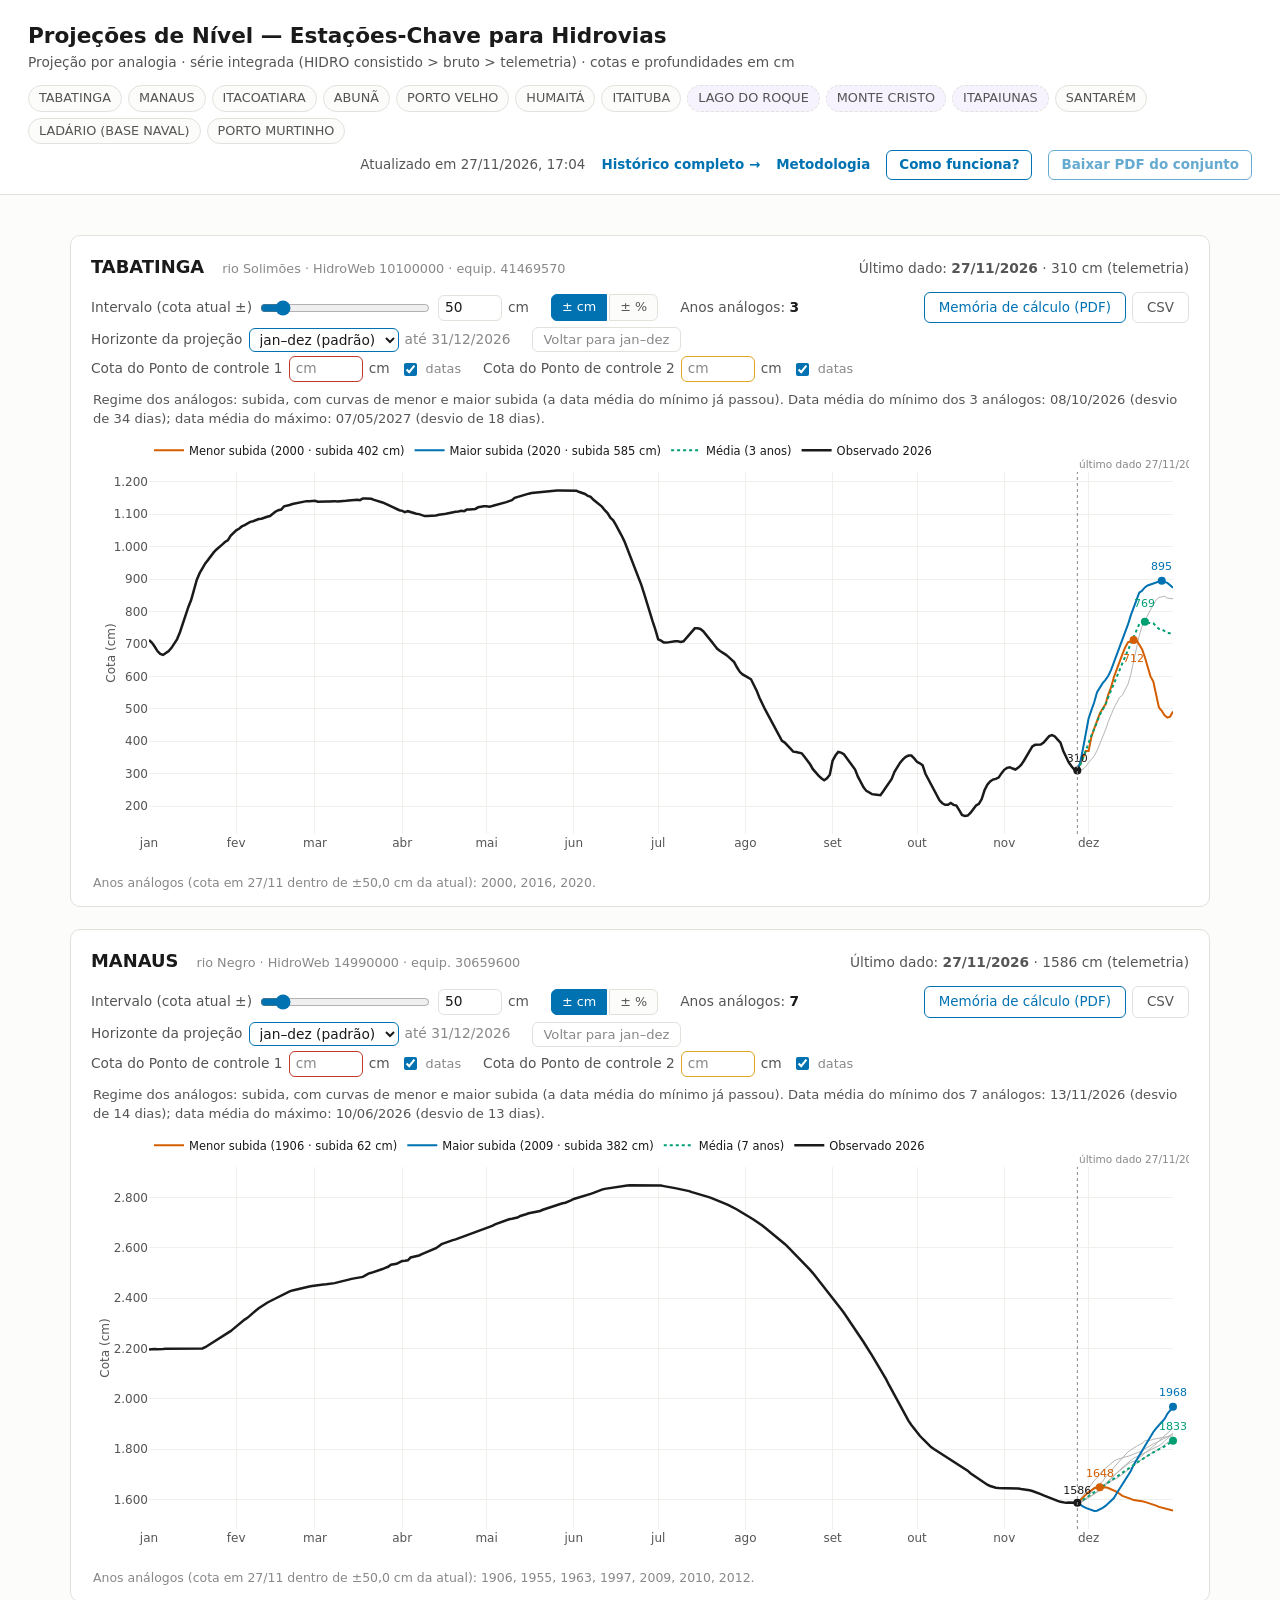
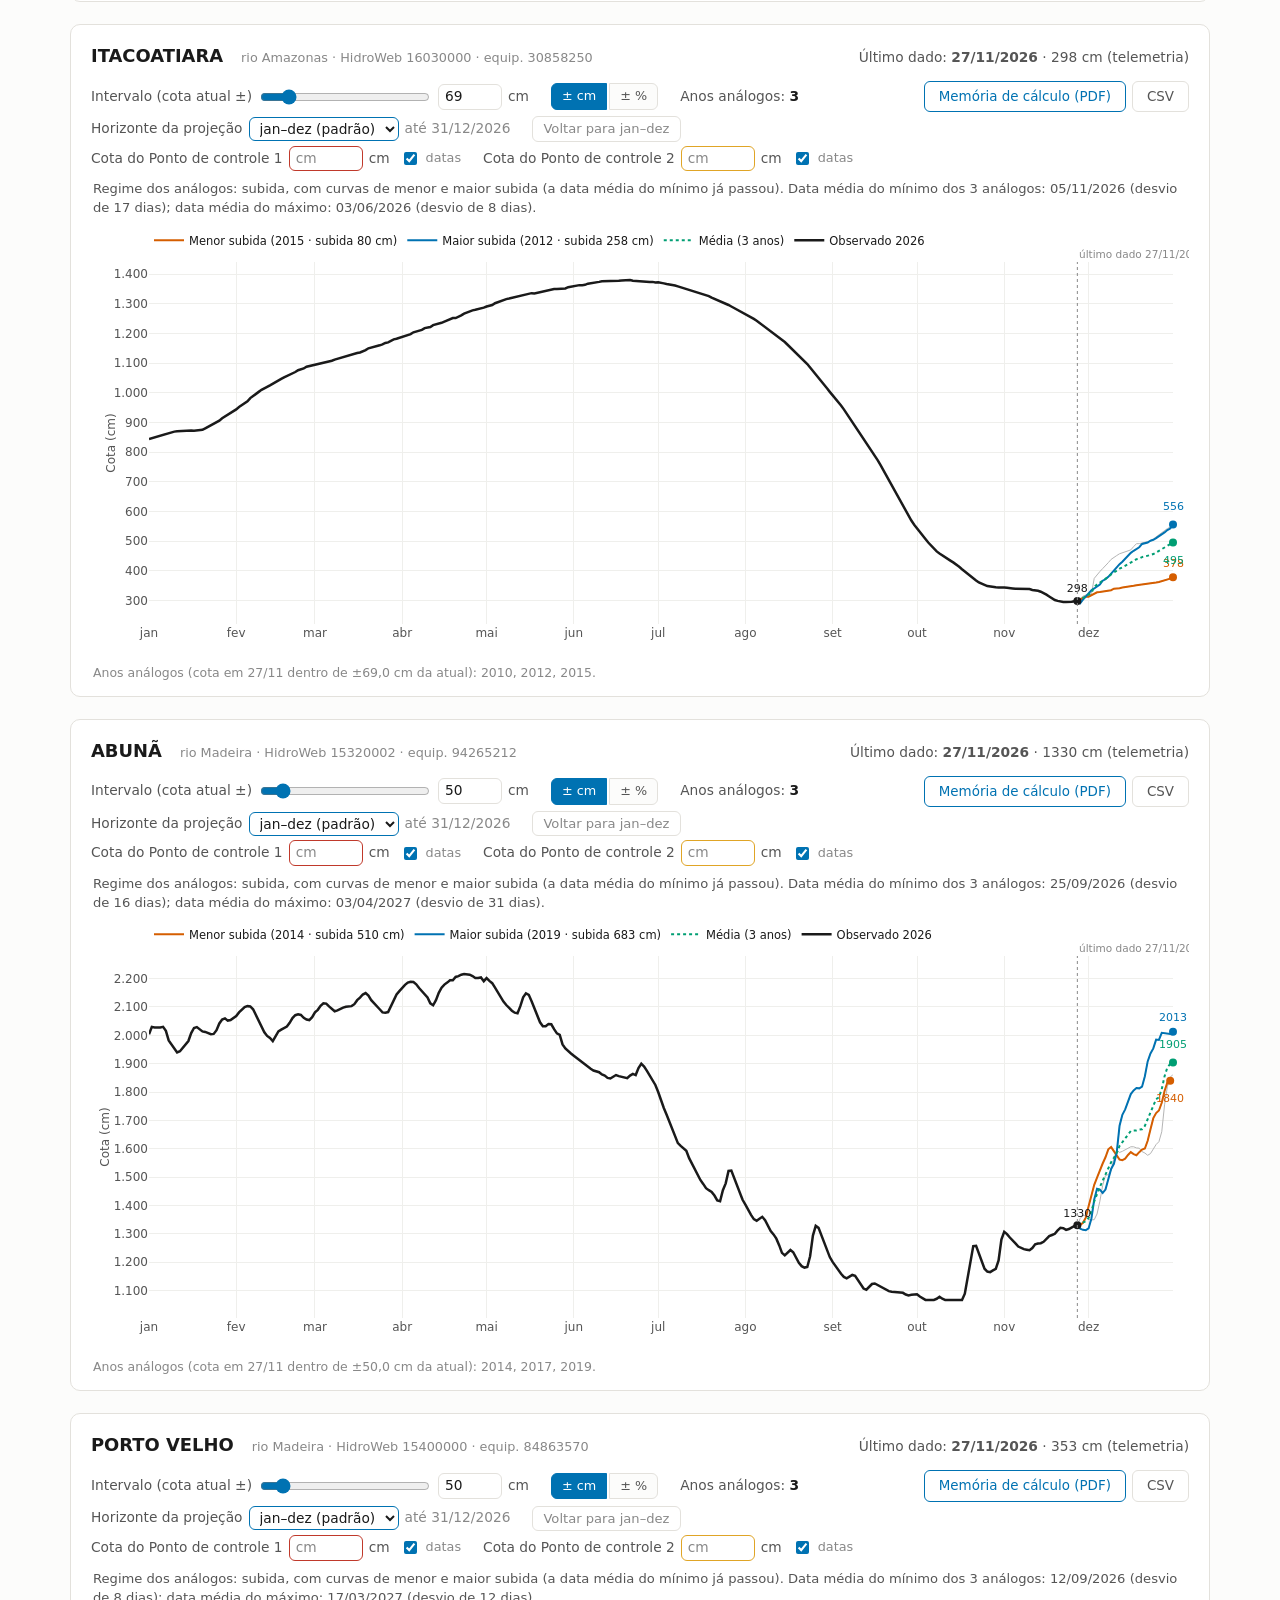
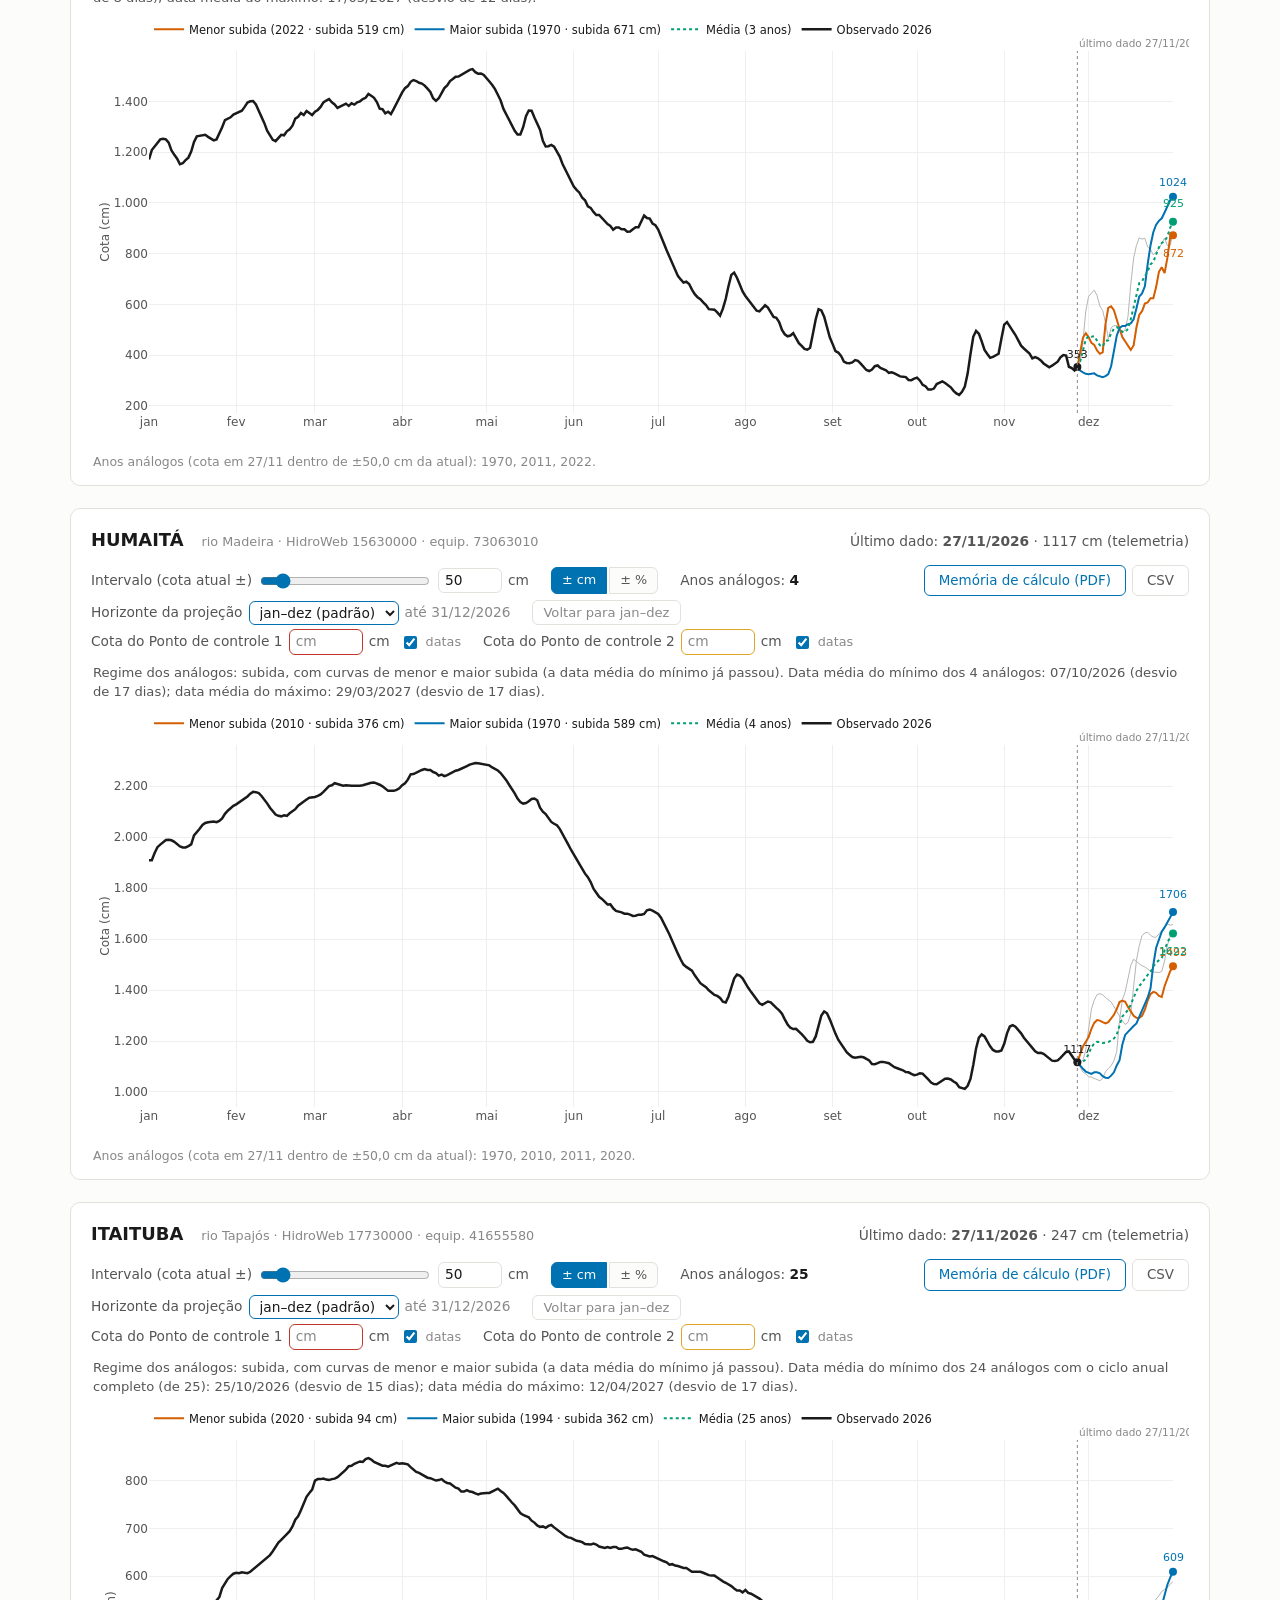
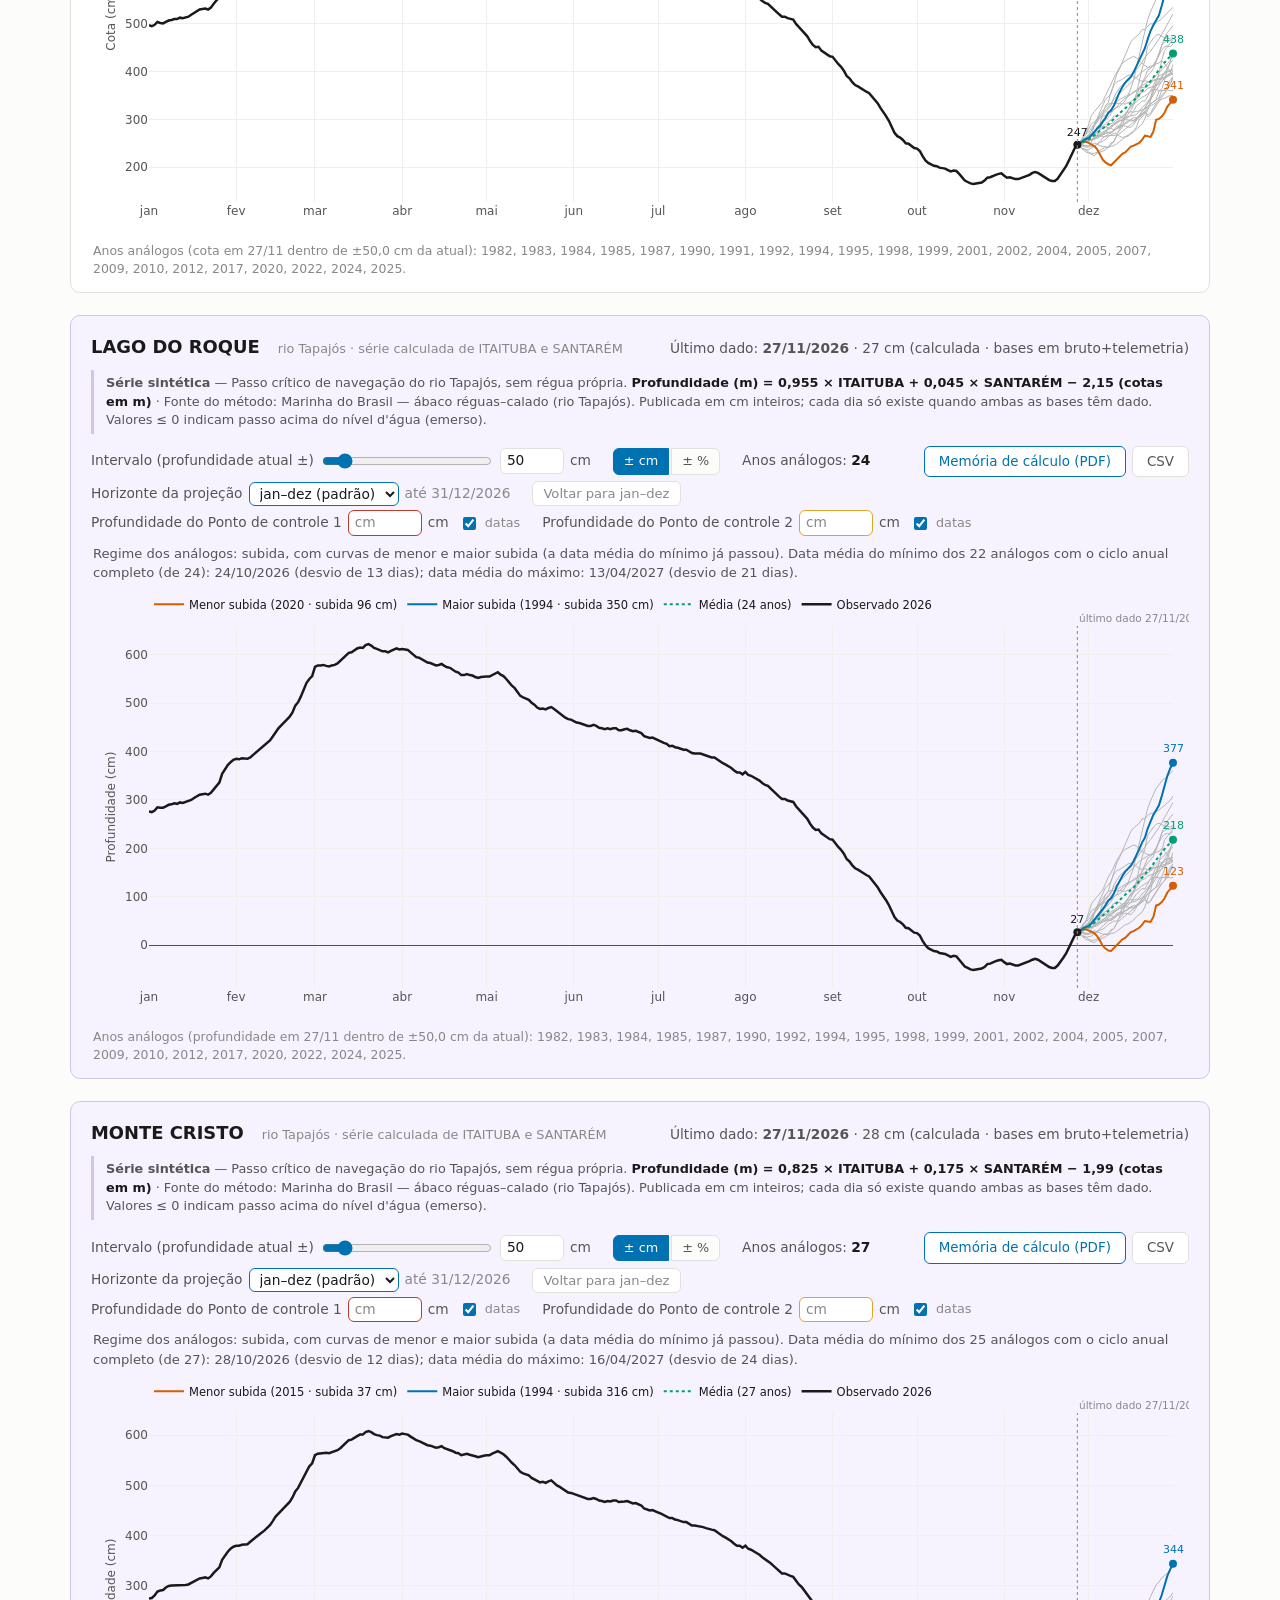
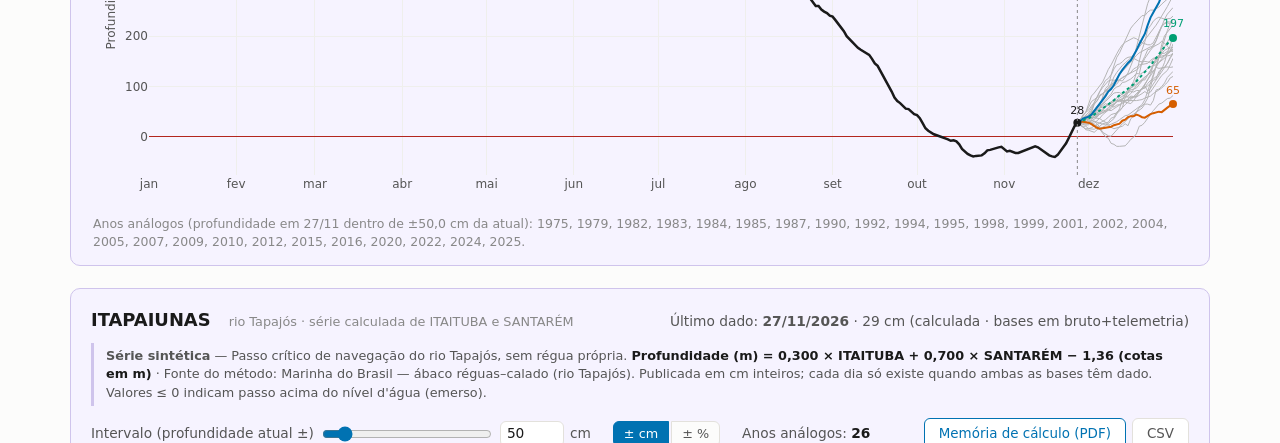
<file: docs/index.html>
<!DOCTYPE html>
<html lang="pt-BR">
<head>
  <meta charset="utf-8">
  <meta name="viewport" content="width=device-width, initial-scale=1">
  <title>Projeções de Nível — Estações-Chave para Hidrovias</title>
  <link rel="stylesheet" href="css/estilo.css?v=4">
  <script src="vendor/plotly.min.js"></script>
</head>
<body>
  <header class="topo">
    <div>
      <h1>Projeções de Nível — Estações-Chave para Hidrovias</h1>
      <p class="subtitulo">Projeção por analogia · série integrada (HIDRO consistido &gt; bruto &gt; telemetria) · cotas e profundidades em cm</p>
    </div>
    <div class="topo-acoes">
      <nav id="nav-estacoes" class="nav-estacoes"></nav>
      <div class="topo-meta">
        <span id="carimbo">Carregando…</span>
        <a href="historico.html" class="link-secundario">Histórico completo →</a>
        <a href="metodologia.html" class="link-secundario">Metodologia</a>
        <button id="btn-ajuda" type="button" title="Como as projeções são calculadas">Como funciona?</button>
        <button id="btn-pdf-conjunto" type="button" disabled
                title="PDF com todos os gráficos exatamente como estão na tela (intervalos ajustados)">Baixar PDF do conjunto</button>
      </div>
    </div>
  </header>

  <main id="conteudo"></main>

  <dialog id="ajuda">
    <div class="ajuda-cabecalho">
      <h2>Como as projeções são calculadas</h2>
      <button id="btn-fechar-ajuda" type="button" aria-label="Fechar">✕</button>
    </div>
    <div class="ajuda-corpo">
      <h3>A ideia em uma frase</h3>
      <p>Olhamos como o rio se comportou, <strong>em anos passados parecidos com o atual</strong>,
      daqui até o fim do horizonte escolhido, e mostramos o caso mais baixo, o mais alto e o
      médio.</p>

      <h3>Passo a passo</h3>
      <ol>
        <li><strong>Onde estamos hoje.</strong> A linha preta é a cota observada no ano atual,
        até o último dado disponível (o ponto preto com o valor, marcado pela linha vertical
        pontilhada).</li>
        <li><strong>Procurar anos parecidos.</strong> Voltamos ao histórico e perguntamos: em
        que anos, <em>neste mesmo dia do calendário</em>, o rio estava com cota próxima da
        atual? "Próxima" significa dentro do <strong>Intervalo</strong> que você controla.
        Por exemplo, ±10 cm quer dizer até 10 cm acima ou abaixo da cota atual. Esses são os
        <strong>anos análogos</strong> (listados abaixo de cada gráfico).</li>
        <li><strong>Ver o que aconteceu depois.</strong> Para cada ano análogo, pegamos a
        trajetória da cota daquele dia até o fim do horizonte e medimos a queda até o mínimo e a
        subida até o máximo. Essas trajetórias aparecem em cinza-claro, deslocadas para começar exatamente na
        cota atual, para que todas partam do mesmo ponto e fiquem comparáveis.</li>
        <li><strong>Descida ou subida.</strong> Pelas datas médias do mínimo e do máximo dos anos
        análogos, o painel decide se o conjunto ainda desce rumo ao mínimo ou já sobe rumo ao
        máximo. O regime aparece escrito acima de cada gráfico.</li>
        <li><strong>As três curvas.</strong> Na descida,
          <span class="cor-maior">■</span> <strong>Maior queda</strong> (cenário mais severo) e
          <span class="cor-menor">■</span> <strong>Menor queda</strong> (mais favorável). Na subida,
          <span class="cor-maior">■</span> <strong>Menor subida</strong> e
          <span class="cor-menor">■</span> <strong>Maior subida</strong>.
          <span class="cor-media">■</span> <strong>Média</strong> (pontilhada): a média, dia a
          dia, de todos os anos análogos. Os pontos coloridos marcam o mínimo de cada curva na
          descida e o máximo na subida, com o valor em cm.</li>
      </ol>
      <p>A <a href="metodologia.html" class="link-secundario">página de metodologia</a> explica
      cada passo com figuras.</p>

      <h3>O horizonte da projeção</h3>
      <p>Por padrão, o gráfico mostra o ano civil (jan–dez) e a projeção vai até 31/dez. O
      seletor <strong>Horizonte da projeção</strong>, em cada painel, permite projetar de 1 a 12
      meses inteiros depois do mês do último dado; o mês do último dado não entra na conta. Nesse
      caso, o gráfico mostra 12 meses inteiros a partir do dia 1: com horizonte de 6 meses,
      aparecem 6 meses observados, o mês corrente até o último dado e 6 meses projetados. O botão
      <strong>Voltar para jan–dez</strong> restaura o padrão. Quando o horizonte atravessa a virada
      do ano, cada ano análogo continua no ano seguinte a ele. O ano análogo cujo ano seguinte
      ainda não tem dados até o fim do horizonte sai do universo, com o motivo registrado na
      memória de cálculo; por isso horizontes longos podem reduzir o número de anos análogos.</p>

      <h3>O Intervalo e por que ele importa</h3>
      <p>Intervalo pequeno = anos muito parecidos com o atual, porém poucos; intervalo grande =
      mais anos, porém menos parecidos. Cada gráfico abre com o menor intervalo (a partir de
      ±50 cm) que reúne <strong>pelo menos 3 anos análogos</strong>. Você pode ajustá-lo em
      cm ou em % da cota atual. Ao trocar a unidade, o valor é convertido, sem mudar a seleção.
      Mexa no controle e veja a sensibilidade: o número de anos análogos e as curvas se
      atualizam na hora.</p>

      <h3>Cuidados com a qualidade dos dados</h3>
      <ul>
        <li>Se um ano não tem medição exatamente naquele dia, usamos o dado mais próximo em até
        3 dias.</li>
        <li>Anos com muitas falhas depois do dia de referência ficam de fora: exigimos pelo
        menos 80% dos dias com dado até o fim do horizonte e alguma medição nos últimos 10 dias
        do horizonte.</li>
        <li>Cada dia usa a melhor fonte disponível: dado consistido do HIDRO &gt; dado bruto &gt;
        telemetria (a memória de cálculo mostra a cobertura de cada fonte).</li>
      </ul>

      <h3>Séries sintéticas: passos críticos do Tapajós</h3>
      <p>Os painéis de <strong>fundo lilás</strong> (Lago do Roque, Monte Cristo e Itapaiunas) não
      são estações: são passos críticos de navegação entre Itaituba e Santarém, sem régua própria.
      A série mostrada é a <strong>profundidade disponível no passo</strong>, calculada dia a dia
      pelas equações de interpolação do ábaco réguas–calado da Marinha do Brasil, com as cotas de
      Itaituba e Santarém em metros:</p>
      <ul>
        <li>Lago do Roque = 0,955 × Itaituba + 0,045 × Santarém − 2,15</li>
        <li>Monte Cristo = 0,825 × Itaituba + 0,175 × Santarém − 1,99</li>
        <li>Itapaiunas = 0,300 × Itaituba + 0,700 × Santarém − 1,36</li>
      </ul>
      <p>O resultado é publicado em cm inteiros (profundidade × 100) e existe apenas nos dias em que
      as duas bases têm dado. <strong>Valores ≤ 0 indicam passo acima do nível d'água</strong> (a
      linha vermelha do zero marca essa referência). A projeção por analogia funciona exatamente
      como nas estações, sobre a série de profundidade; o intervalo em % é relativo à
      profundidade atual. A fórmula e a fonte constam no painel, no CSV e na memória de cálculo.</p>

      <h3>Como ler (e como não ler)</h3>
      <p>Isto <strong>não é uma previsão meteorológica</strong>. É uma projeção por analogia:
      "se este ano se comportar como os anos parecidos, a cota deve ficar entre a curva laranja
      e a azul, com a pontilhada como referência central". Chuvas fora do padrão histórico podem
      levar o rio para fora dessa faixa. Nos rios de vazante tardia (Paraguai), o mínimo real
      pode ocorrer depois de 31/dez; um horizonte maior que o padrão mostra esse trecho.</p>

      <h3>Exportações</h3>
      <p>O PDF do conjunto, a memória de cálculo (PDF) e o CSV são gerados na hora e
      reproduzem o que está na tela, inclusive o intervalo que você ajustou. A memória de
      cálculo lista todos os anos candidatos com o motivo de cada inclusão ou exclusão, para
      auditoria completa.</p>
    </div>
  </dialog>

  <footer class="rodape">
    <p>Projeção por analogia com os anos de cota parecida no mesmo dia do calendário. Regras,
    critério das curvas e figuras na <a href="metodologia.html" class="link-secundario">página de
    metodologia</a>. Os painéis de fundo lilás são séries sintéticas (profundidade disponível em
    passos críticos do Tapajós, sem régua), com a fórmula em cada painel.
    Fonte: data lake da ANA (banco HIDRO e telemetria); em PORTO MURTINHO, nos dias sem dado da ANA, régua da Marinha (CHN-6).</p>
  </footer>

  <script src="vendor/jspdf.umd.min.js"></script>
  <script src="vendor/jspdf.plugin.autotable.min.js"></script>
  <script src="js/dados.js?v=6"></script>
  <script src="js/analogia.js?v=6"></script>
  <script src="js/grafico.js?v=6"></script>
  <script src="js/exportar_pdf.js?v=6"></script>
  <script src="js/principal.js?v=6"></script>
</body>
</html>
</file>
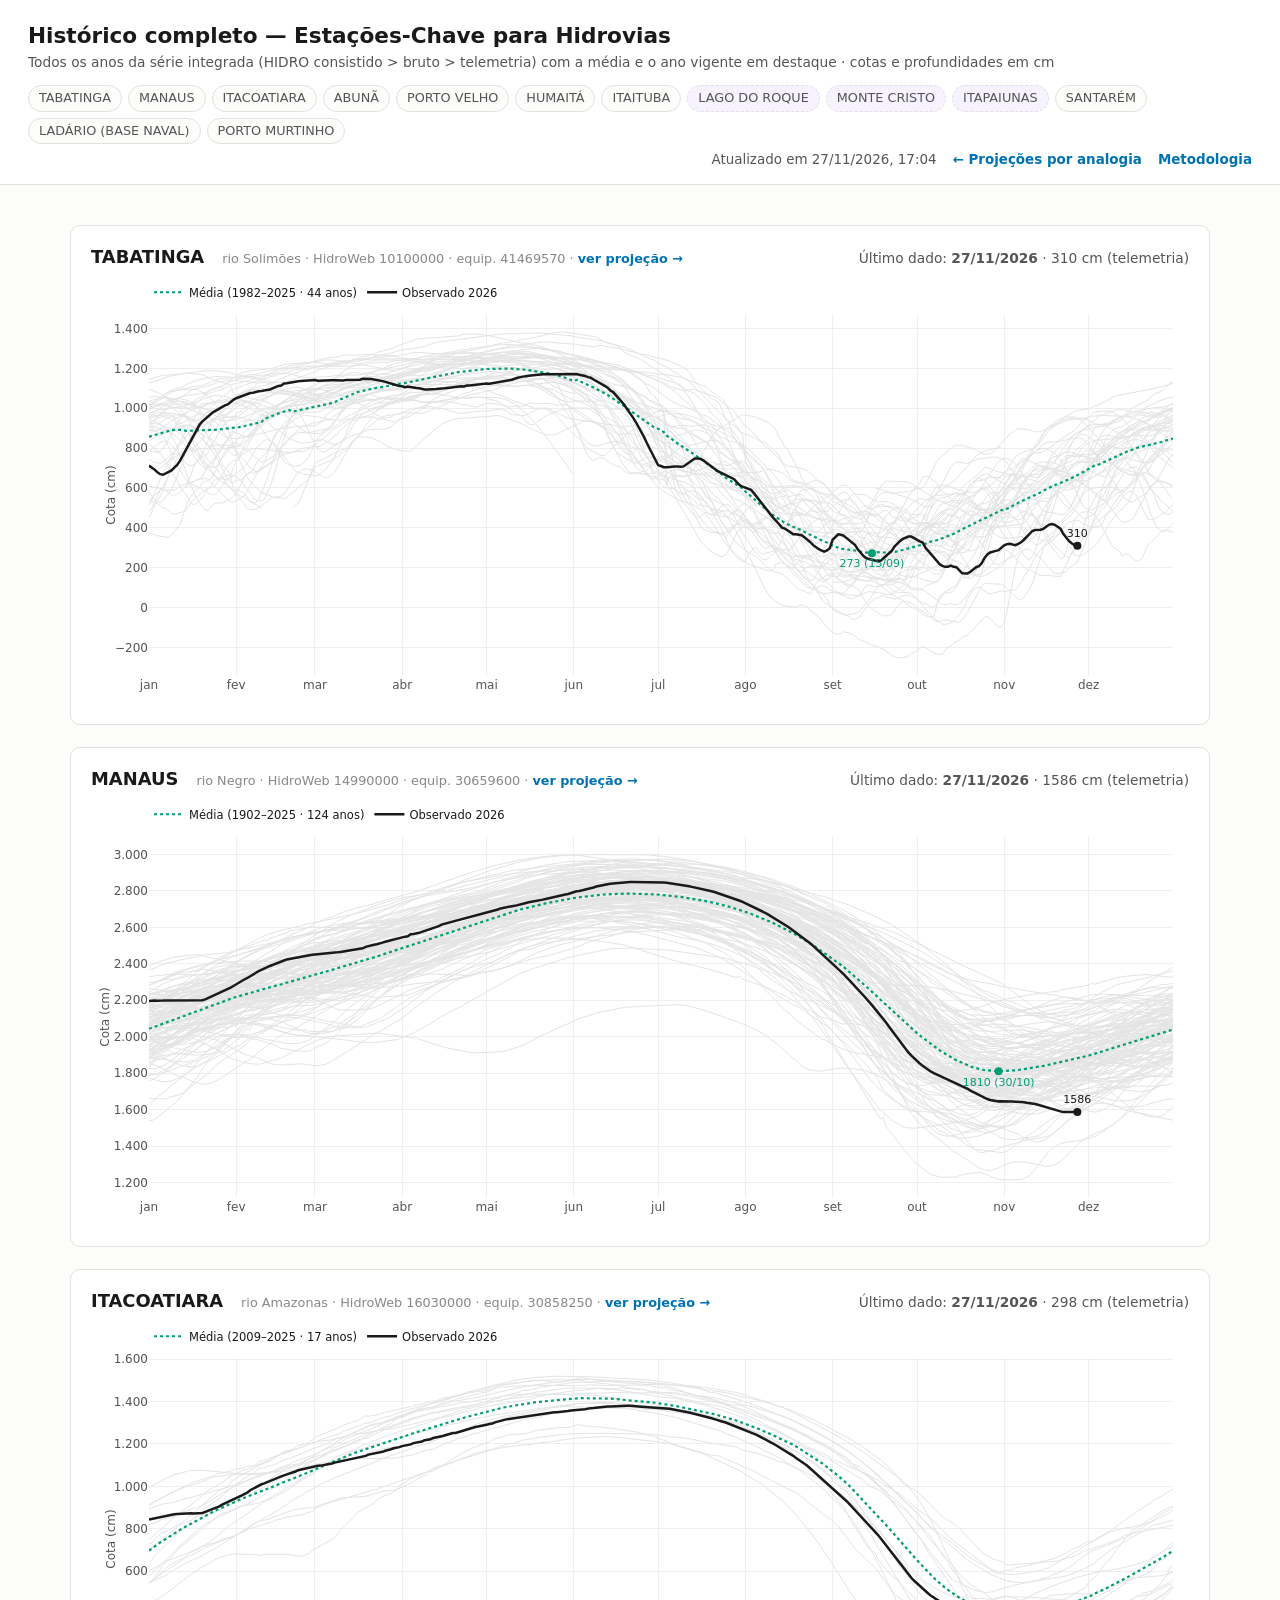
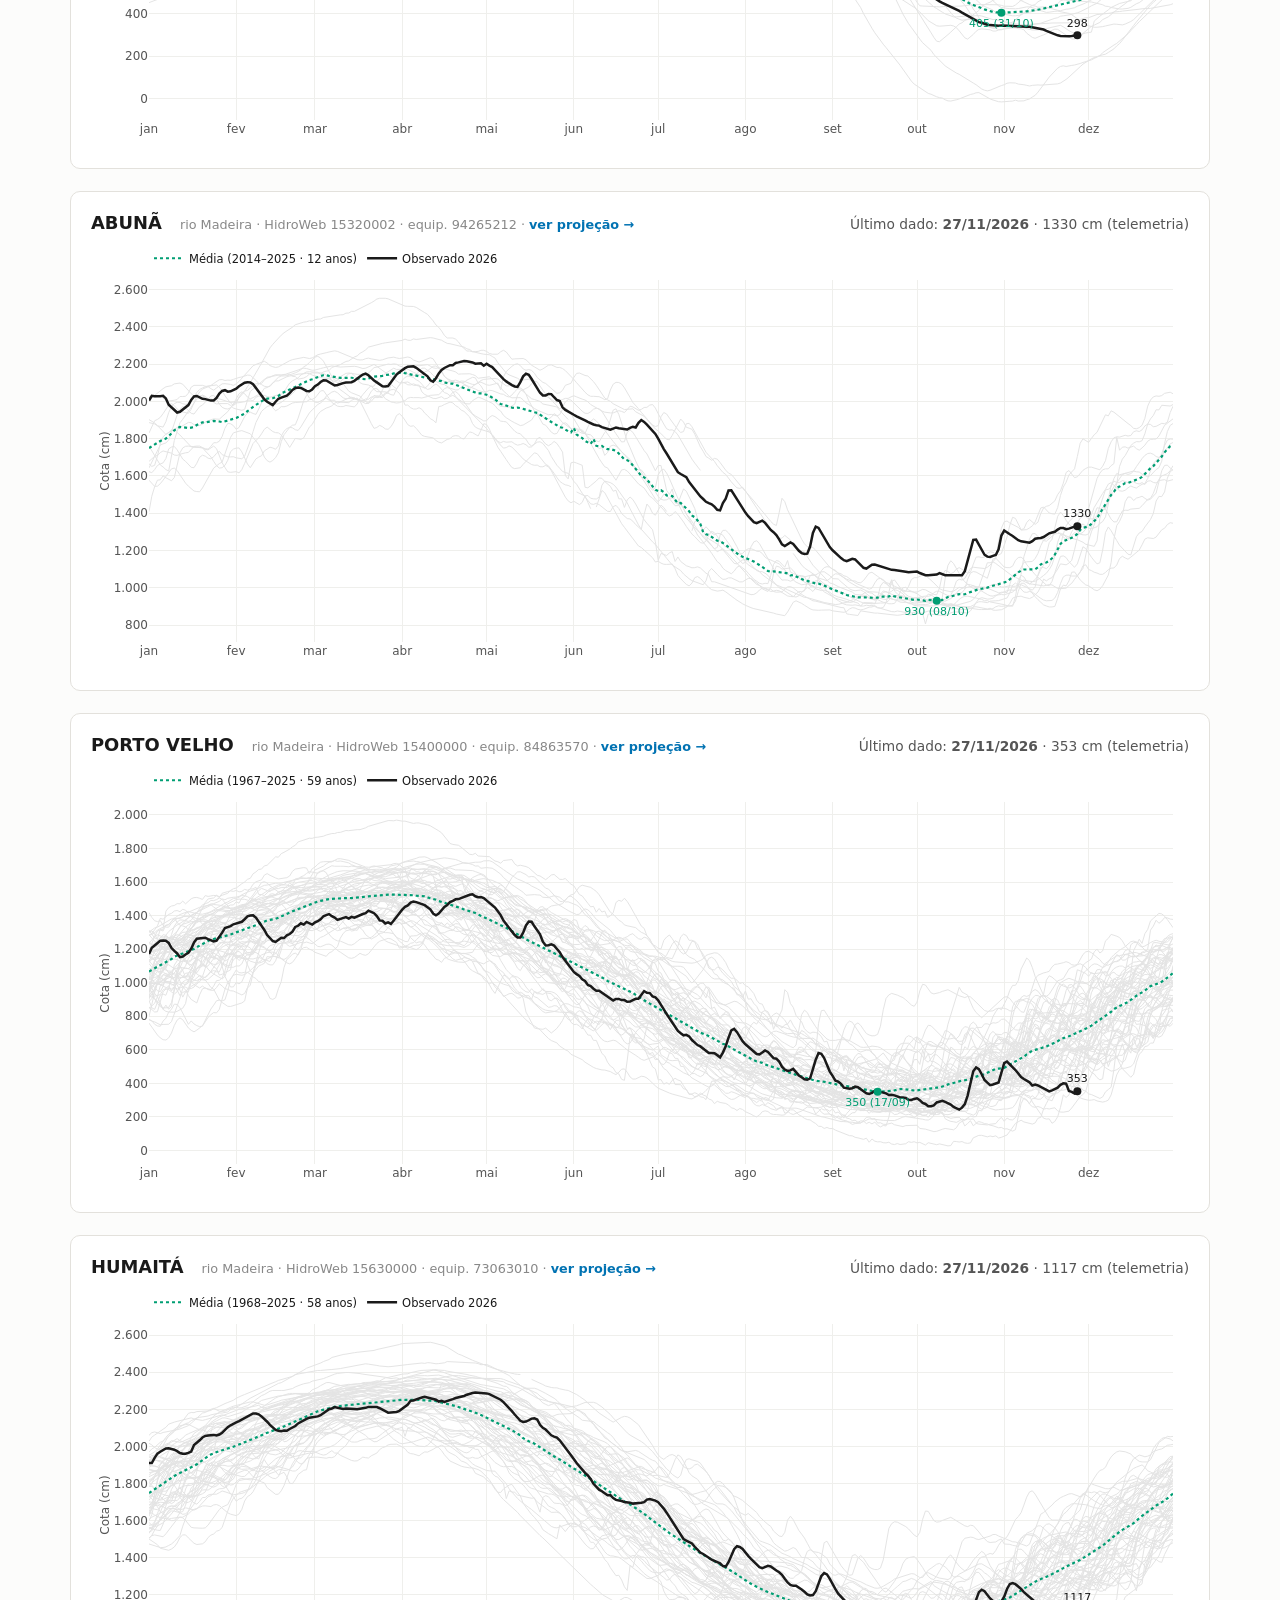
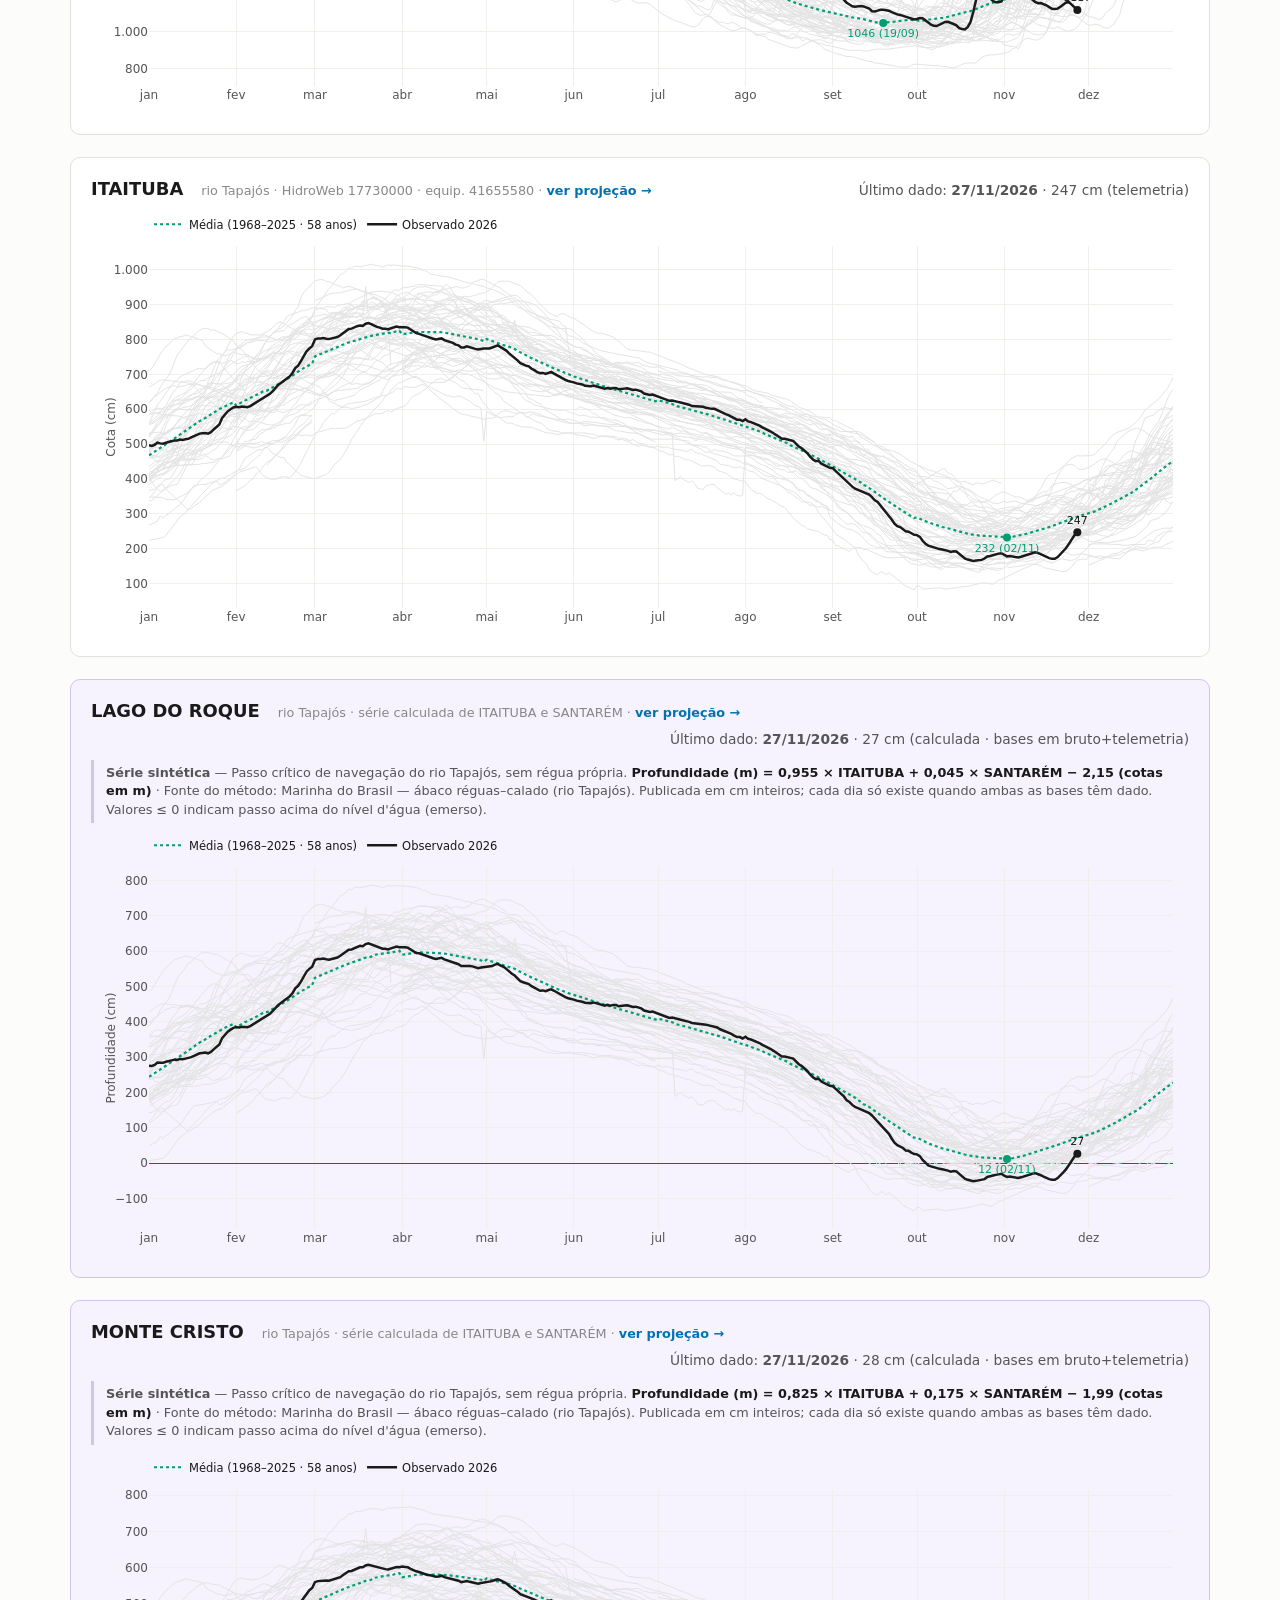
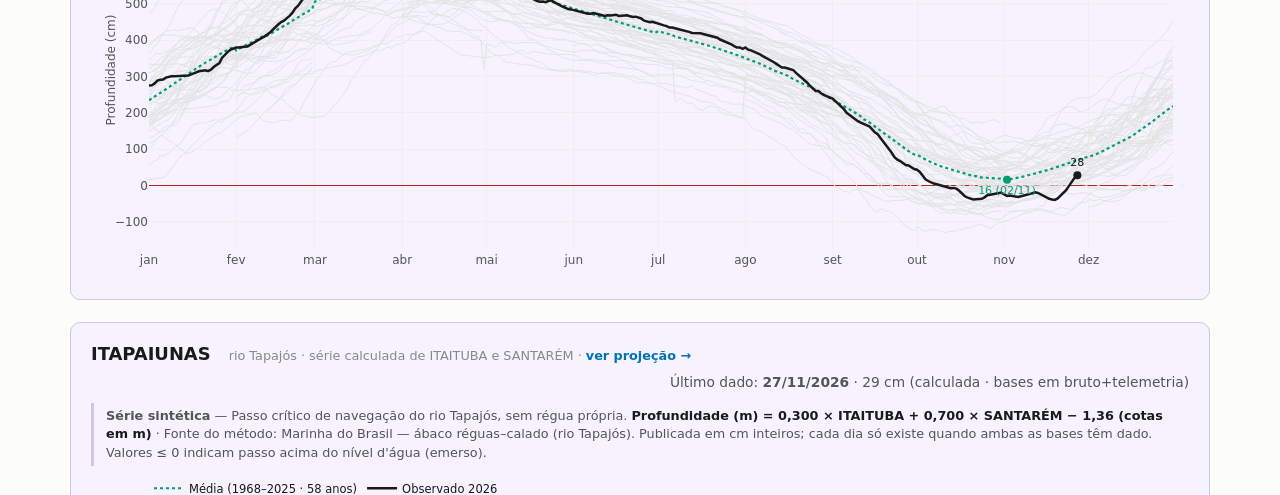
<file: docs/historico.html>
<!DOCTYPE html>
<html lang="pt-BR">
<head>
  <meta charset="utf-8">
  <meta name="viewport" content="width=device-width, initial-scale=1">
  <title>Histórico completo — Estações-Chave para Hidrovias</title>
  <link rel="stylesheet" href="css/estilo.css?v=4">
  <script src="vendor/plotly.min.js"></script>
</head>
<body>
  <header class="topo">
    <div>
      <h1>Histórico completo — Estações-Chave para Hidrovias</h1>
      <p class="subtitulo">Todos os anos da série integrada (HIDRO consistido &gt; bruto &gt; telemetria)
        com a média e o ano vigente em destaque · cotas e profundidades em cm</p>
    </div>
    <div class="topo-acoes">
      <nav id="nav-estacoes" class="nav-estacoes"></nav>
      <div class="topo-meta">
        <span id="carimbo">Carregando…</span>
        <a href="index.html" class="link-secundario">← Projeções por analogia</a>
        <a href="metodologia.html" class="link-secundario">Metodologia</a>
      </div>
    </div>
  </header>

  <main id="conteudo-historico"></main>

  <footer class="rodape">
    <p>Cada gráfico mostra todos os anos disponíveis daquela estação em cinza-claro, a
    <strong>média histórica</strong> dia a dia (pontilhada) e o <strong>ano vigente</strong> em
    destaque, com o valor do dado mais recente marcado no gráfico. Para a projeção por analogia
    (intervalo ajustável, exportações), veja a
    <a href="index.html" class="link-secundario">página principal</a>.
    Os painéis de fundo lilás são séries sintéticas (profundidade disponível em passos críticos
    do Tapajós, sem régua), calculadas das cotas de Itaituba e Santarém pelas equações do ábaco
    réguas–calado da Marinha do Brasil — a fórmula consta em cada painel.
    Fonte: data lake da ANA (banco HIDRO e telemetria); em PORTO MURTINHO, nos dias sem dado da ANA, régua da Marinha (CHN-6).</p>
  </footer>

  <script src="js/dados.js?v=2"></script>
  <script src="js/analogia.js?v=2"></script>
  <script src="js/pagina_historico.js?v=2"></script>
</body>
</html>
</file>
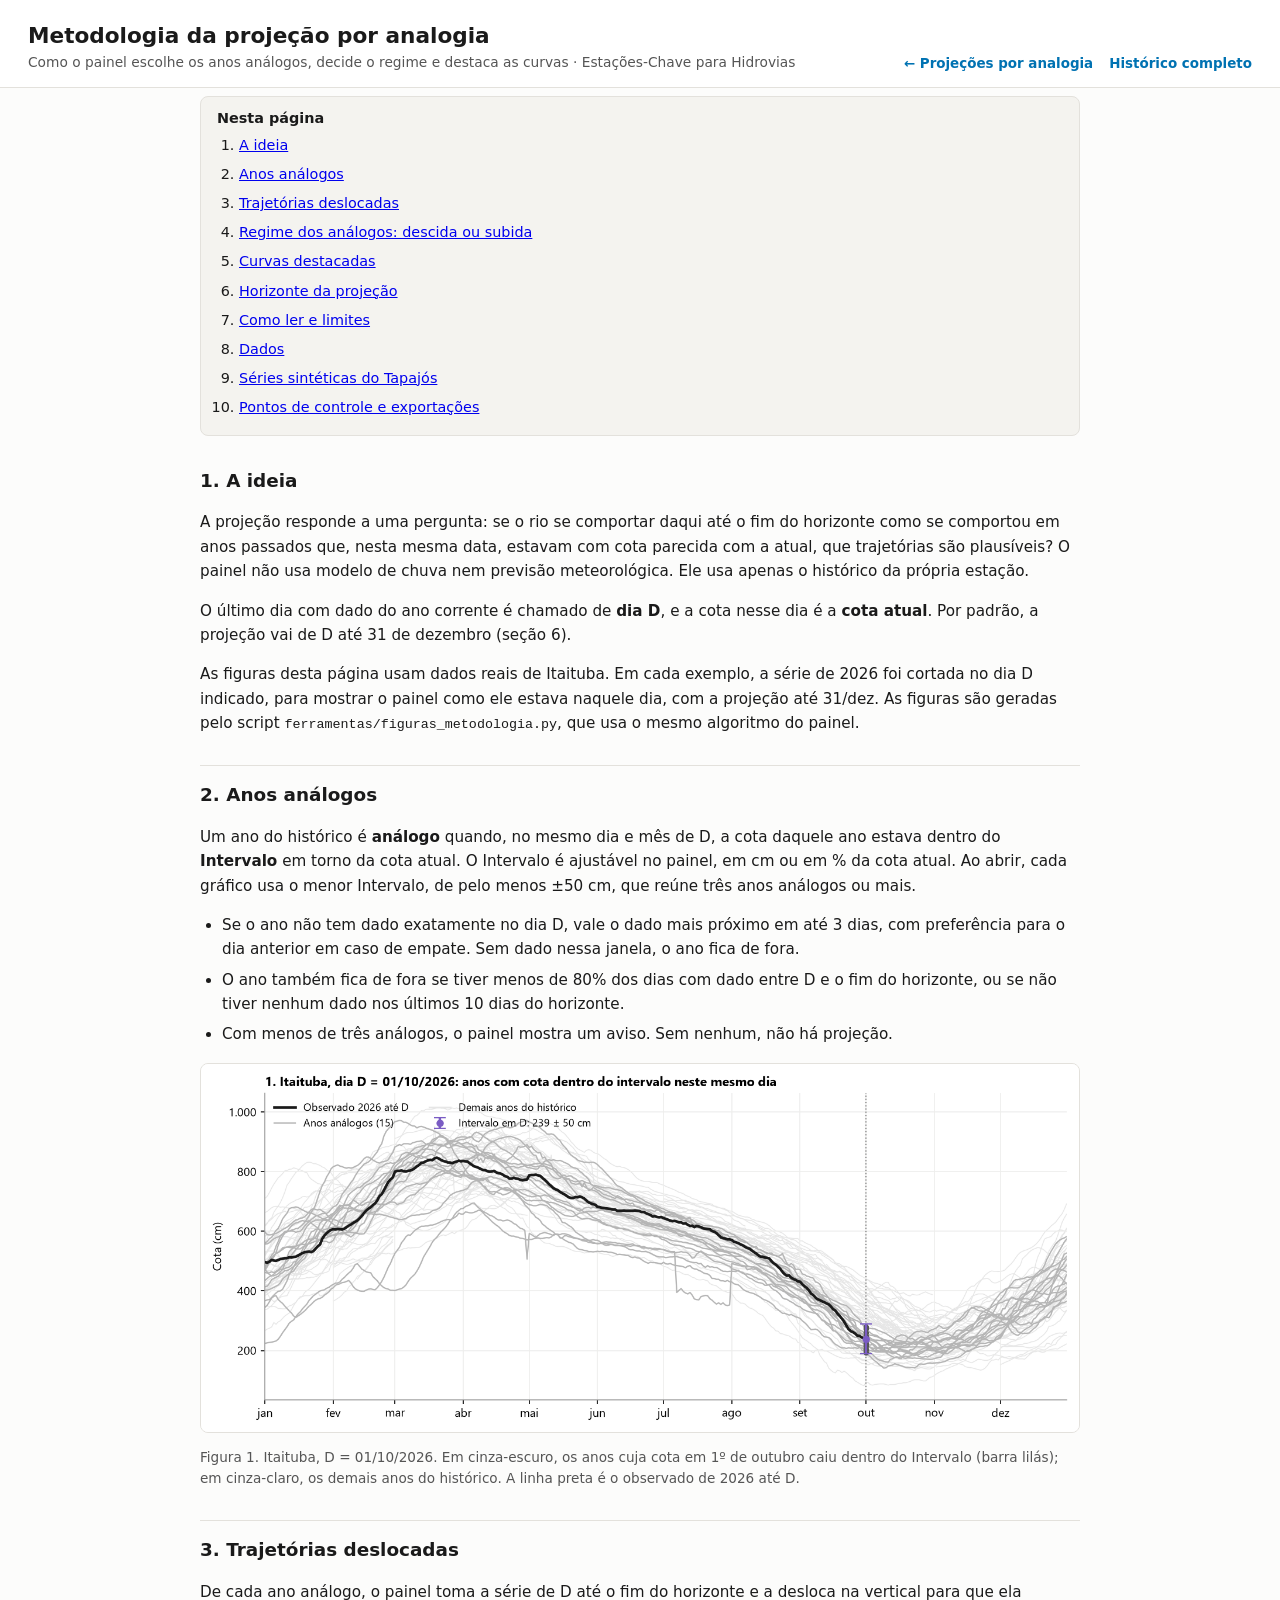
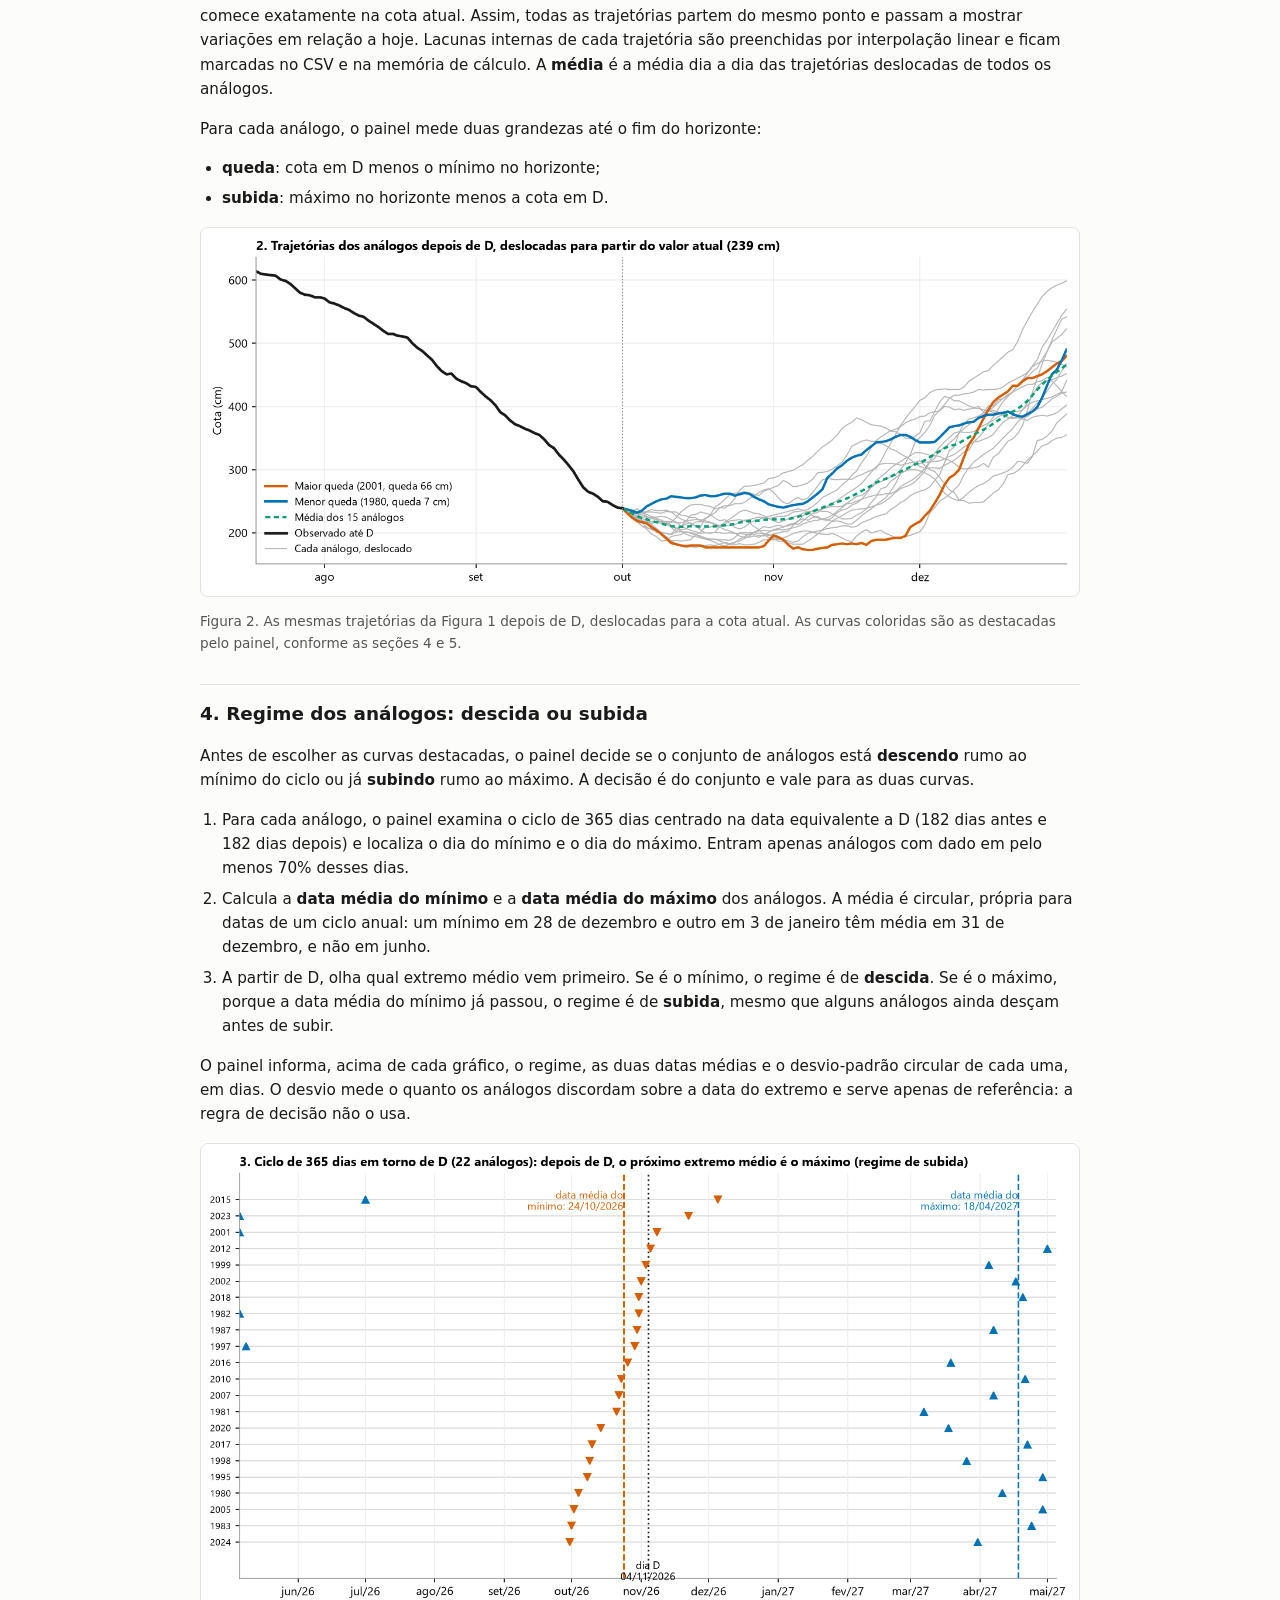
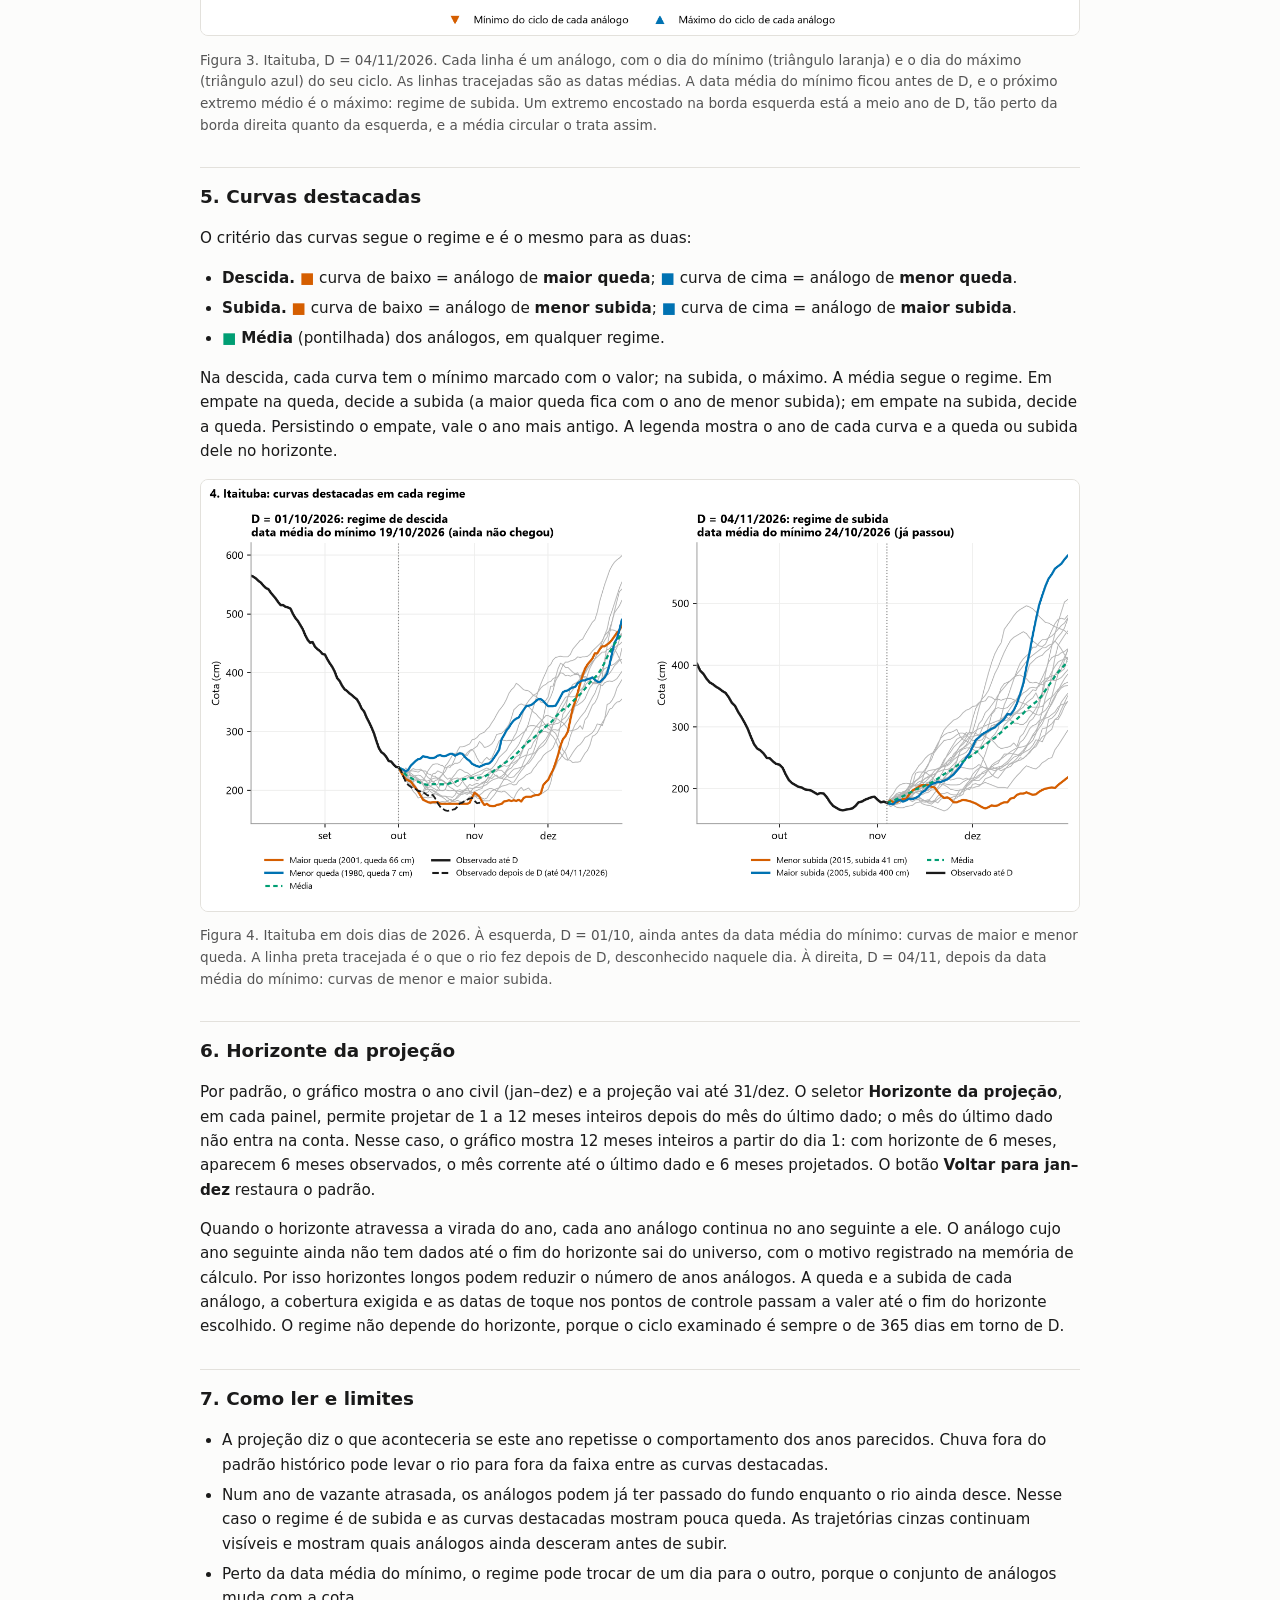
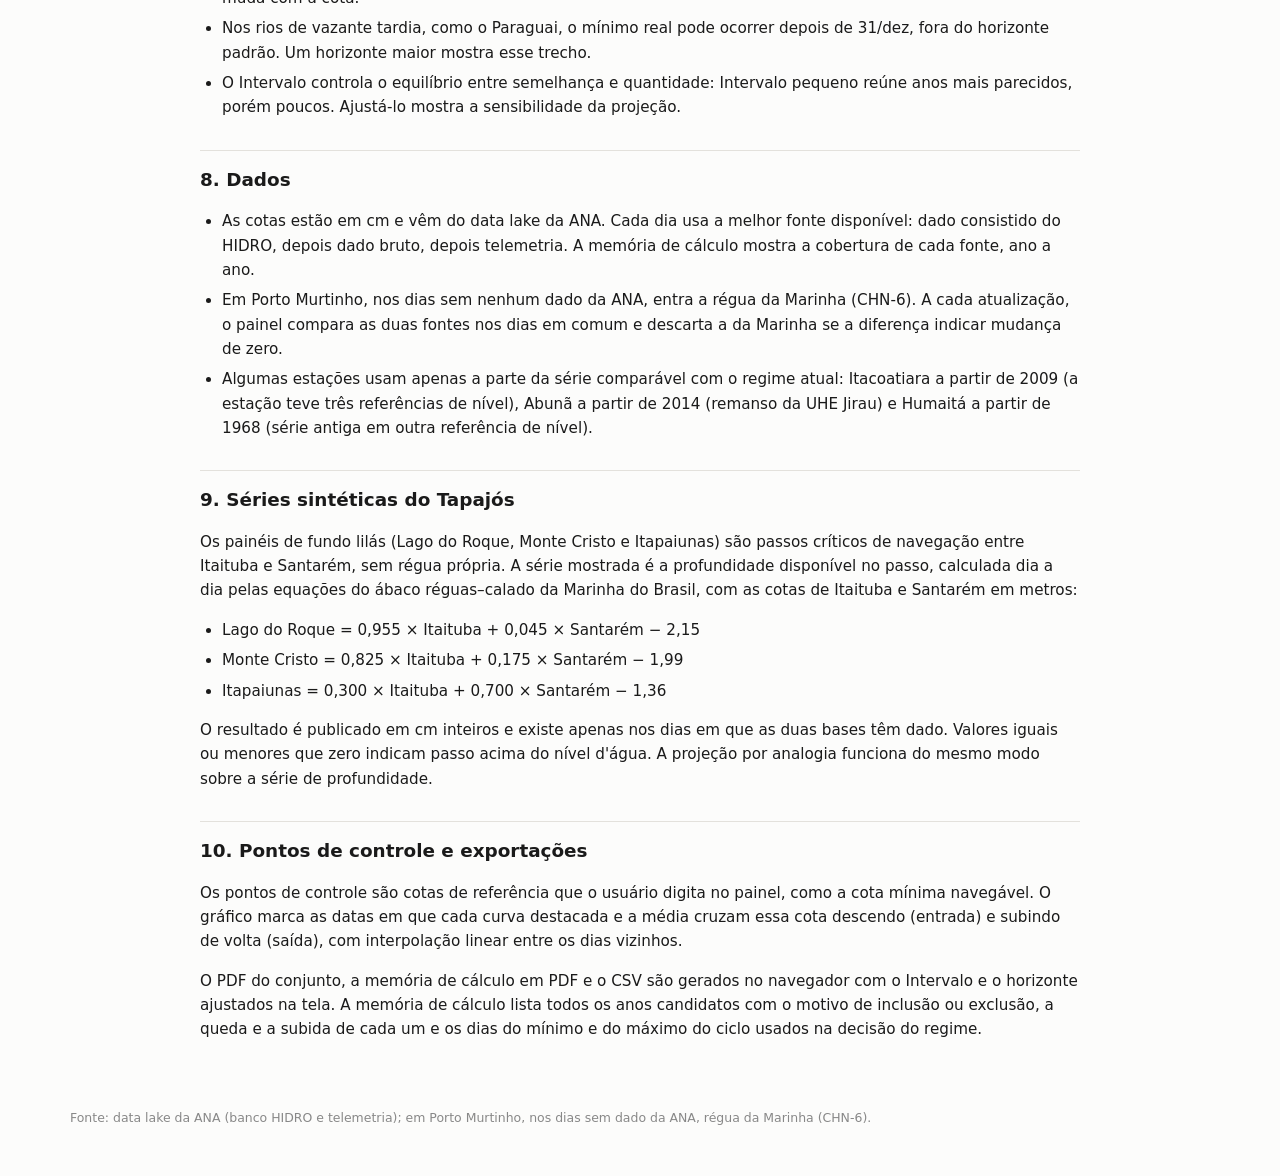
<file: docs/metodologia.html>
<!DOCTYPE html>
<html lang="pt-BR">
<head>
  <meta charset="utf-8">
  <meta name="viewport" content="width=device-width, initial-scale=1">
  <title>Metodologia — Estações-Chave para Hidrovias</title>
  <link rel="stylesheet" href="css/estilo.css?v=4">
</head>
<body>
  <header class="topo">
    <div>
      <h1>Metodologia da projeção por analogia</h1>
      <p class="subtitulo">Como o painel escolhe os anos análogos, decide o regime e destaca as curvas · Estações-Chave para Hidrovias</p>
    </div>
    <div class="topo-acoes">
      <div class="topo-meta">
        <a href="index.html" class="link-secundario">← Projeções por analogia</a>
        <a href="historico.html" class="link-secundario">Histórico completo</a>
      </div>
    </div>
  </header>

  <main class="metodologia">
    <div class="indice">
      <strong>Nesta página</strong>
      <ol>
        <li><a href="#ideia">A ideia</a></li>
        <li><a href="#analogos">Anos análogos</a></li>
        <li><a href="#trajetorias">Trajetórias deslocadas</a></li>
        <li><a href="#regime">Regime dos análogos: descida ou subida</a></li>
        <li><a href="#curvas">Curvas destacadas</a></li>
        <li><a href="#horizonte">Horizonte da projeção</a></li>
        <li><a href="#leitura">Como ler e limites</a></li>
        <li><a href="#dados">Dados</a></li>
        <li><a href="#sinteticas">Séries sintéticas do Tapajós</a></li>
        <li><a href="#controle">Pontos de controle e exportações</a></li>
      </ol>
    </div>

    <h2 id="ideia">1. A ideia</h2>
    <p>A projeção responde a uma pergunta: se o rio se comportar daqui até o fim do horizonte como se
    comportou em anos passados que, nesta mesma data, estavam com cota parecida com a atual, que
    trajetórias são plausíveis? O painel não usa modelo de chuva nem previsão meteorológica. Ele
    usa apenas o histórico da própria estação.</p>
    <p>O último dia com dado do ano corrente é chamado de <strong>dia D</strong>, e a cota nesse dia
    é a <strong>cota atual</strong>. Por padrão, a projeção vai de D até 31 de dezembro (seção
    6).</p>
    <p>As figuras desta página usam dados reais de Itaituba. Em cada exemplo, a série de 2026 foi
    cortada no dia D indicado, para mostrar o painel como ele estava naquele dia, com a projeção
    até 31/dez. As figuras são
    geradas pelo script <code>ferramentas/figuras_metodologia.py</code>, que usa o mesmo algoritmo
    do painel.</p>

    <h2 id="analogos">2. Anos análogos</h2>
    <p>Um ano do histórico é <strong>análogo</strong> quando, no mesmo dia e mês de D, a cota daquele
    ano estava dentro do <strong>Intervalo</strong> em torno da cota atual. O Intervalo é ajustável
    no painel, em cm ou em % da cota atual. Ao abrir, cada gráfico usa o menor Intervalo, de pelo
    menos ±50 cm, que reúne três anos análogos ou mais.</p>
    <ul>
      <li>Se o ano não tem dado exatamente no dia D, vale o dado mais próximo em até 3 dias, com
      preferência para o dia anterior em caso de empate. Sem dado nessa janela, o ano fica de fora.</li>
      <li>O ano também fica de fora se tiver menos de 80% dos dias com dado entre D e o fim do
      horizonte, ou se não tiver nenhum dado nos últimos 10 dias do horizonte.</li>
      <li>Com menos de três análogos, o painel mostra um aviso. Sem nenhum, não há projeção.</li>
    </ul>
    <figure>
      <a href="img/metodologia/analogos.png" title="Abrir a figura em tamanho cheio"><img src="img/metodologia/analogos.png" alt="Cotas de Itaituba em todos os anos do histórico, com 2026 até 1º de outubro e o intervalo em torno da cota atual"></a>
      <figcaption>Figura 1. Itaituba, D = 01/10/2026. Em cinza-escuro, os anos cuja cota em 1º de
      outubro caiu dentro do Intervalo (barra lilás); em cinza-claro, os demais anos do histórico.
      A linha preta é o observado de 2026 até D.</figcaption>
    </figure>

    <h2 id="trajetorias">3. Trajetórias deslocadas</h2>
    <p>De cada ano análogo, o painel toma a série de D até o fim do horizonte e a desloca na
    vertical para que
    ela comece exatamente na cota atual. Assim, todas as trajetórias partem do mesmo ponto e passam
    a mostrar variações em relação a hoje. Lacunas internas de cada trajetória são preenchidas por
    interpolação linear e ficam marcadas no CSV e na memória de cálculo. A <strong>média</strong> é
    a média dia a dia das trajetórias deslocadas de todos os análogos.</p>
    <p>Para cada análogo, o painel mede duas grandezas até o fim do horizonte:</p>
    <ul>
      <li><strong>queda</strong>: cota em D menos o mínimo no horizonte;</li>
      <li><strong>subida</strong>: máximo no horizonte menos a cota em D.</li>
    </ul>
    <figure>
      <a href="img/metodologia/trajetorias.png" title="Abrir a figura em tamanho cheio"><img src="img/metodologia/trajetorias.png" alt="Trajetórias deslocadas dos anos análogos de Itaituba a partir de 1º de outubro de 2026"></a>
      <figcaption>Figura 2. As mesmas trajetórias da Figura 1 depois de D, deslocadas para a cota
      atual. As curvas coloridas são as destacadas pelo painel, conforme as seções 4 e 5.</figcaption>
    </figure>

    <h2 id="regime">4. Regime dos análogos: descida ou subida</h2>
    <p>Antes de escolher as curvas destacadas, o painel decide se o conjunto de análogos está
    <strong>descendo</strong> rumo ao mínimo do ciclo ou já <strong>subindo</strong> rumo ao
    máximo. A decisão é do conjunto e vale para as duas curvas.</p>
    <ol>
      <li>Para cada análogo, o painel examina o ciclo de 365 dias centrado na data equivalente a D
      (182 dias antes e 182 dias depois) e localiza o dia do mínimo e o dia do máximo. Entram apenas
      análogos com dado em pelo menos 70% desses dias.</li>
      <li>Calcula a <strong>data média do mínimo</strong> e a <strong>data média do máximo</strong>
      dos análogos. A média é circular, própria para datas de um ciclo anual: um mínimo em 28 de
      dezembro e outro em 3 de janeiro têm média em 31 de dezembro, e não em junho.</li>
      <li>A partir de D, olha qual extremo médio vem primeiro. Se é o mínimo, o regime é de
      <strong>descida</strong>. Se é o máximo, porque a data média do mínimo já passou, o regime é
      de <strong>subida</strong>, mesmo que alguns análogos ainda desçam antes de subir.</li>
    </ol>
    <p>O painel informa, acima de cada gráfico, o regime, as duas datas médias e o desvio-padrão
    circular de cada uma, em dias. O desvio mede o quanto os análogos discordam sobre a data do
    extremo e serve apenas de referência: a regra de decisão não o usa.</p>
    <figure>
      <a href="img/metodologia/ciclo.png" title="Abrir a figura em tamanho cheio"><img src="img/metodologia/ciclo.png" alt="Dias do mínimo e do máximo do ciclo de cada ano análogo de Itaituba em torno de 4 de novembro de 2026"></a>
      <figcaption>Figura 3. Itaituba, D = 04/11/2026. Cada linha é um análogo, com o dia do mínimo
      (triângulo laranja) e o dia do máximo (triângulo azul) do seu ciclo. As linhas tracejadas são
      as datas médias. A data média do mínimo ficou antes de D, e o próximo extremo médio é o
      máximo: regime de subida. Um extremo encostado na borda esquerda está a meio ano de D, tão
      perto da borda direita quanto da esquerda, e a média circular o trata assim.</figcaption>
    </figure>

    <h2 id="curvas">5. Curvas destacadas</h2>
    <p>O critério das curvas segue o regime e é o mesmo para as duas:</p>
    <ul>
      <li><strong>Descida.</strong> <span class="cor-maior">■</span> curva de baixo = análogo de
      <strong>maior queda</strong>; <span class="cor-menor">■</span> curva de cima = análogo de
      <strong>menor queda</strong>.</li>
      <li><strong>Subida.</strong> <span class="cor-maior">■</span> curva de baixo = análogo de
      <strong>menor subida</strong>; <span class="cor-menor">■</span> curva de cima = análogo de
      <strong>maior subida</strong>.</li>
      <li><span class="cor-media">■</span> <strong>Média</strong> (pontilhada) dos análogos, em
      qualquer regime.</li>
    </ul>
    <p>Na descida, cada curva tem o mínimo marcado com o valor; na subida, o máximo. A média segue o
    regime. Em empate na queda, decide a subida (a maior queda fica com o ano de menor subida); em
    empate na subida, decide a queda. Persistindo o empate, vale o ano mais antigo. A legenda mostra
    o ano de cada curva e a queda ou subida dele no horizonte.</p>
    <figure>
      <a href="img/metodologia/regimes.png" title="Abrir a figura em tamanho cheio"><img src="img/metodologia/regimes.png" alt="Curvas destacadas de Itaituba em 1º de outubro (descida) e em 4 de novembro de 2026 (subida)"></a>
      <figcaption>Figura 4. Itaituba em dois dias de 2026. À esquerda, D = 01/10, ainda antes da
      data média do mínimo: curvas de maior e menor queda. A linha preta tracejada é o que o rio fez
      depois de D, desconhecido naquele dia. À direita, D = 04/11, depois da data média do mínimo:
      curvas de menor e maior subida.</figcaption>
    </figure>

    <h2 id="horizonte">6. Horizonte da projeção</h2>
    <p>Por padrão, o gráfico mostra o ano civil (jan–dez) e a projeção vai até 31/dez. O seletor
    <strong>Horizonte da projeção</strong>, em cada painel, permite projetar de 1 a 12 meses
    inteiros depois do mês do último dado; o mês do último dado não entra na conta. Nesse caso, o
    gráfico mostra 12 meses inteiros a partir do dia 1: com horizonte de 6 meses, aparecem 6 meses
    observados, o mês corrente até o último dado e 6 meses projetados. O botão <strong>Voltar para
    jan–dez</strong> restaura o padrão.</p>
    <p>Quando o horizonte atravessa a virada do ano, cada ano análogo continua no ano seguinte a ele.
    O análogo cujo ano seguinte ainda não tem dados até o fim do horizonte sai do universo, com o
    motivo registrado na memória de cálculo. Por isso horizontes longos podem reduzir o número de
    anos análogos. A queda e a subida de cada análogo, a cobertura exigida e as datas de toque nos
    pontos de controle passam a valer até o fim do horizonte escolhido. O regime não depende do
    horizonte, porque o ciclo examinado é sempre o de 365 dias em torno de D.</p>

    <h2 id="leitura">7. Como ler e limites</h2>
    <ul>
      <li>A projeção diz o que aconteceria se este ano repetisse o comportamento dos anos parecidos.
      Chuva fora do padrão histórico pode levar o rio para fora da faixa entre as curvas
      destacadas.</li>
      <li>Num ano de vazante atrasada, os análogos podem já ter passado do fundo enquanto o rio
      ainda desce. Nesse caso o regime é de subida e as curvas destacadas mostram pouca queda. As
      trajetórias cinzas continuam visíveis e mostram quais análogos ainda desceram antes de
      subir.</li>
      <li>Perto da data média do mínimo, o regime pode trocar de um dia para o outro, porque o
      conjunto de análogos muda com a cota.</li>
      <li>Nos rios de vazante tardia, como o Paraguai, o mínimo real pode ocorrer depois de 31/dez,
      fora do horizonte padrão. Um horizonte maior mostra esse trecho.</li>
      <li>O Intervalo controla o equilíbrio entre semelhança e quantidade: Intervalo pequeno reúne
      anos mais parecidos, porém poucos. Ajustá-lo mostra a sensibilidade da projeção.</li>
    </ul>

    <h2 id="dados">8. Dados</h2>
    <ul>
      <li>As cotas estão em cm e vêm do data lake da ANA. Cada dia usa a melhor fonte disponível:
      dado consistido do HIDRO, depois dado bruto, depois telemetria. A memória de cálculo mostra a
      cobertura de cada fonte, ano a ano.</li>
      <li>Em Porto Murtinho, nos dias sem nenhum dado da ANA, entra a régua da Marinha (CHN-6). A
      cada atualização, o painel compara as duas fontes nos dias em comum e descarta a da Marinha
      se a diferença indicar mudança de zero.</li>
      <li>Algumas estações usam apenas a parte da série comparável com o regime atual: Itacoatiara a
      partir de 2009 (a estação teve três referências de nível), Abunã a partir de 2014 (remanso da
      UHE Jirau) e Humaitá a partir de 1968 (série antiga em outra referência de nível).</li>
    </ul>

    <h2 id="sinteticas">9. Séries sintéticas do Tapajós</h2>
    <p>Os painéis de fundo lilás (Lago do Roque, Monte Cristo e Itapaiunas) são passos críticos de
    navegação entre Itaituba e Santarém, sem régua própria. A série mostrada é a profundidade
    disponível no passo, calculada dia a dia pelas equações do ábaco réguas–calado da Marinha do
    Brasil, com as cotas de Itaituba e Santarém em metros:</p>
    <ul>
      <li>Lago do Roque = 0,955 × Itaituba + 0,045 × Santarém − 2,15</li>
      <li>Monte Cristo = 0,825 × Itaituba + 0,175 × Santarém − 1,99</li>
      <li>Itapaiunas = 0,300 × Itaituba + 0,700 × Santarém − 1,36</li>
    </ul>
    <p>O resultado é publicado em cm inteiros e existe apenas nos dias em que as duas bases têm dado.
    Valores iguais ou menores que zero indicam passo acima do nível d'água. A projeção por analogia
    funciona do mesmo modo sobre a série de profundidade.</p>

    <h2 id="controle">10. Pontos de controle e exportações</h2>
    <p>Os pontos de controle são cotas de referência que o usuário digita no painel, como a cota
    mínima navegável. O gráfico marca as datas em que cada curva destacada e a média cruzam essa
    cota descendo (entrada) e subindo de volta (saída), com interpolação linear entre os dias
    vizinhos.</p>
    <p>O PDF do conjunto, a memória de cálculo em PDF e o CSV são gerados no navegador com o
    Intervalo e o horizonte ajustados na tela. A memória de cálculo lista todos os anos candidatos com o motivo de
    inclusão ou exclusão, a queda e a subida de cada um e os dias do mínimo e do máximo do ciclo
    usados na decisão do regime.</p>
  </main>

  <footer class="rodape">
    <p>Fonte: data lake da ANA (banco HIDRO e telemetria); em Porto Murtinho, nos dias sem dado da
    ANA, régua da Marinha (CHN-6).</p>
  </footer>
</body>
</html>
</file>
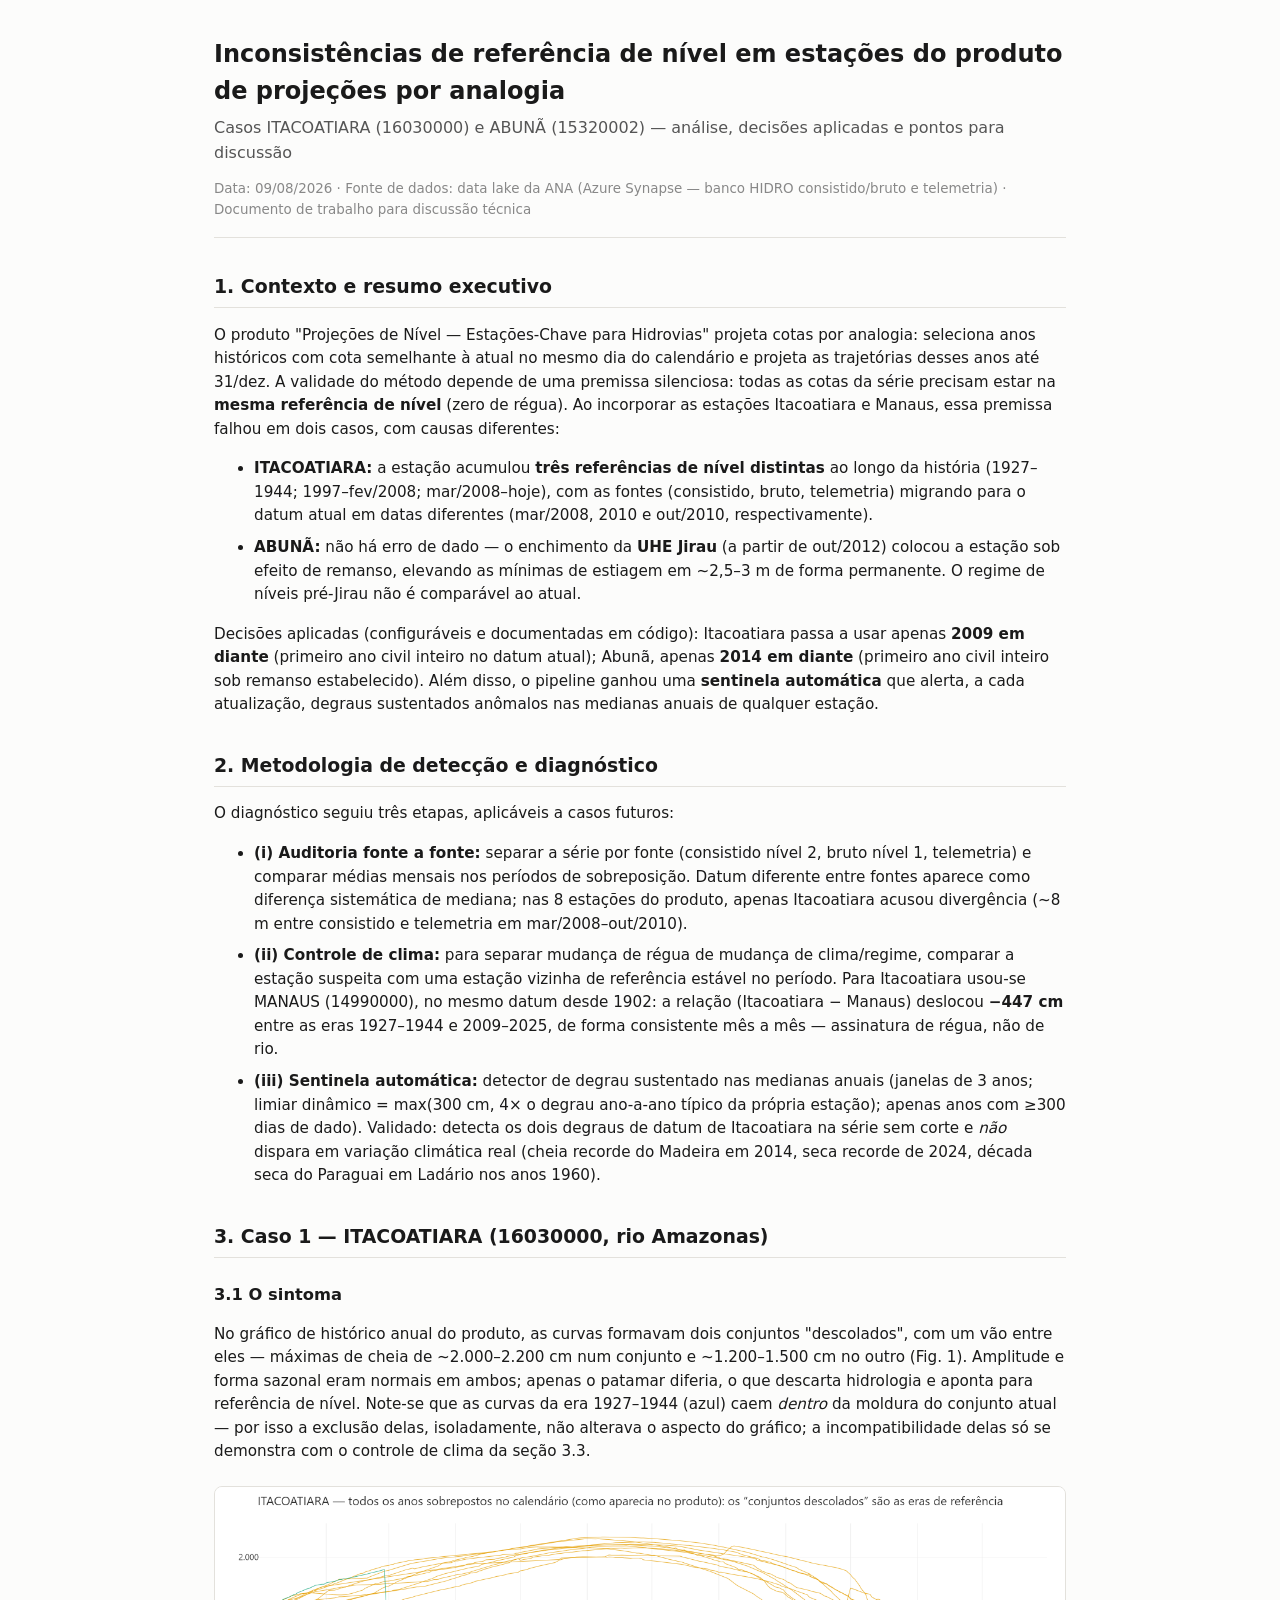
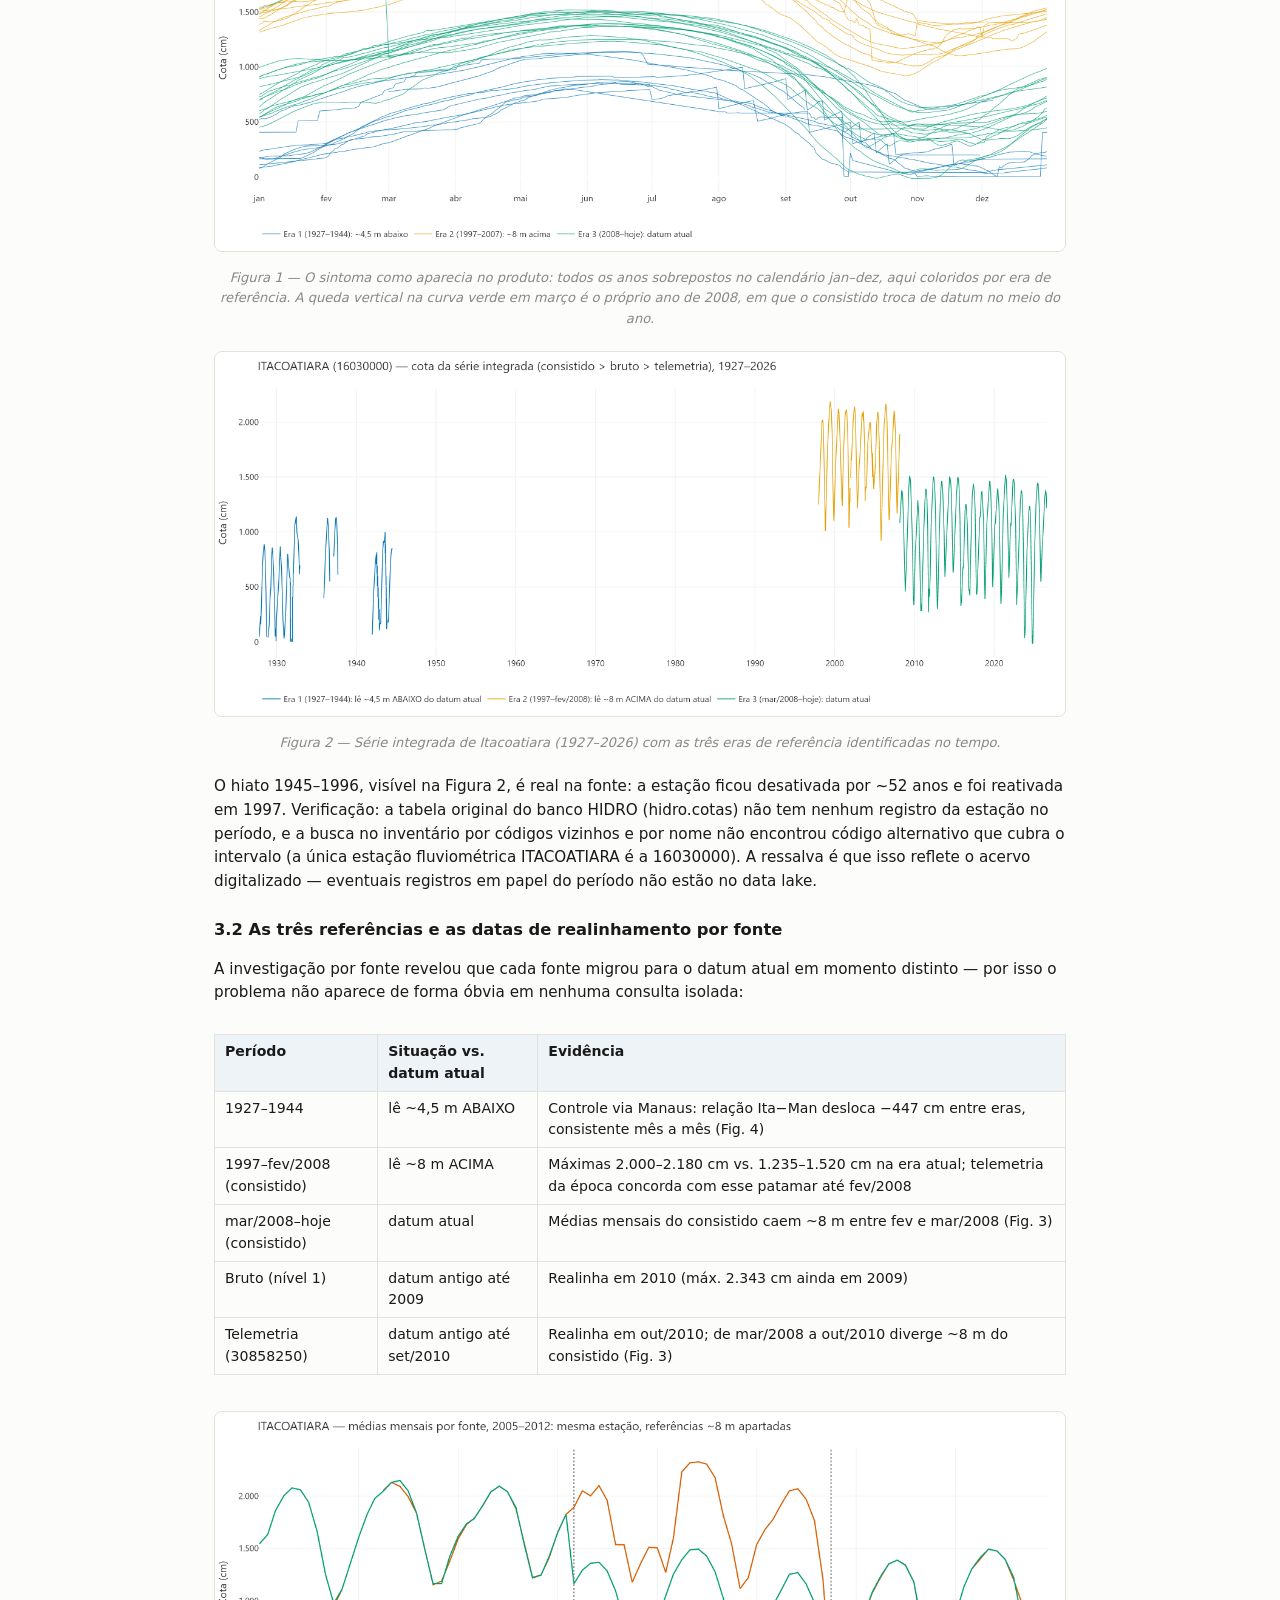
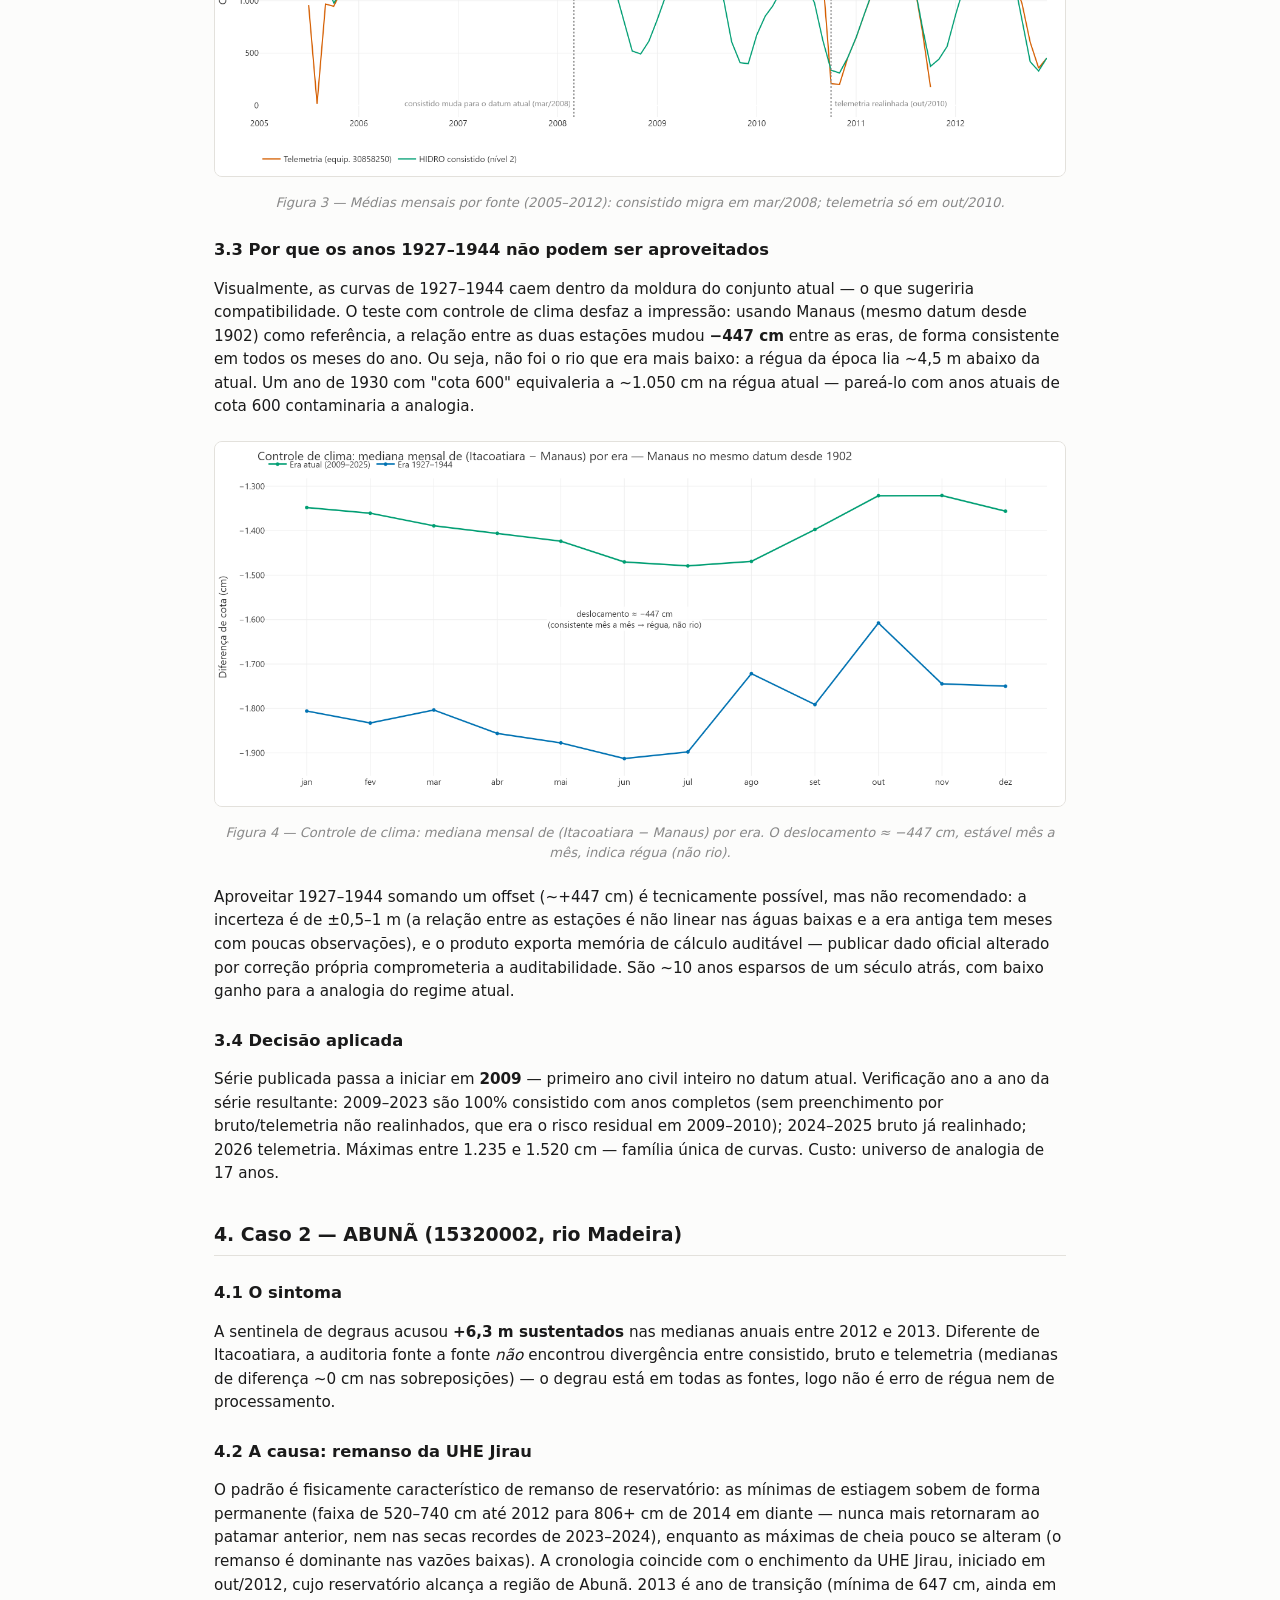
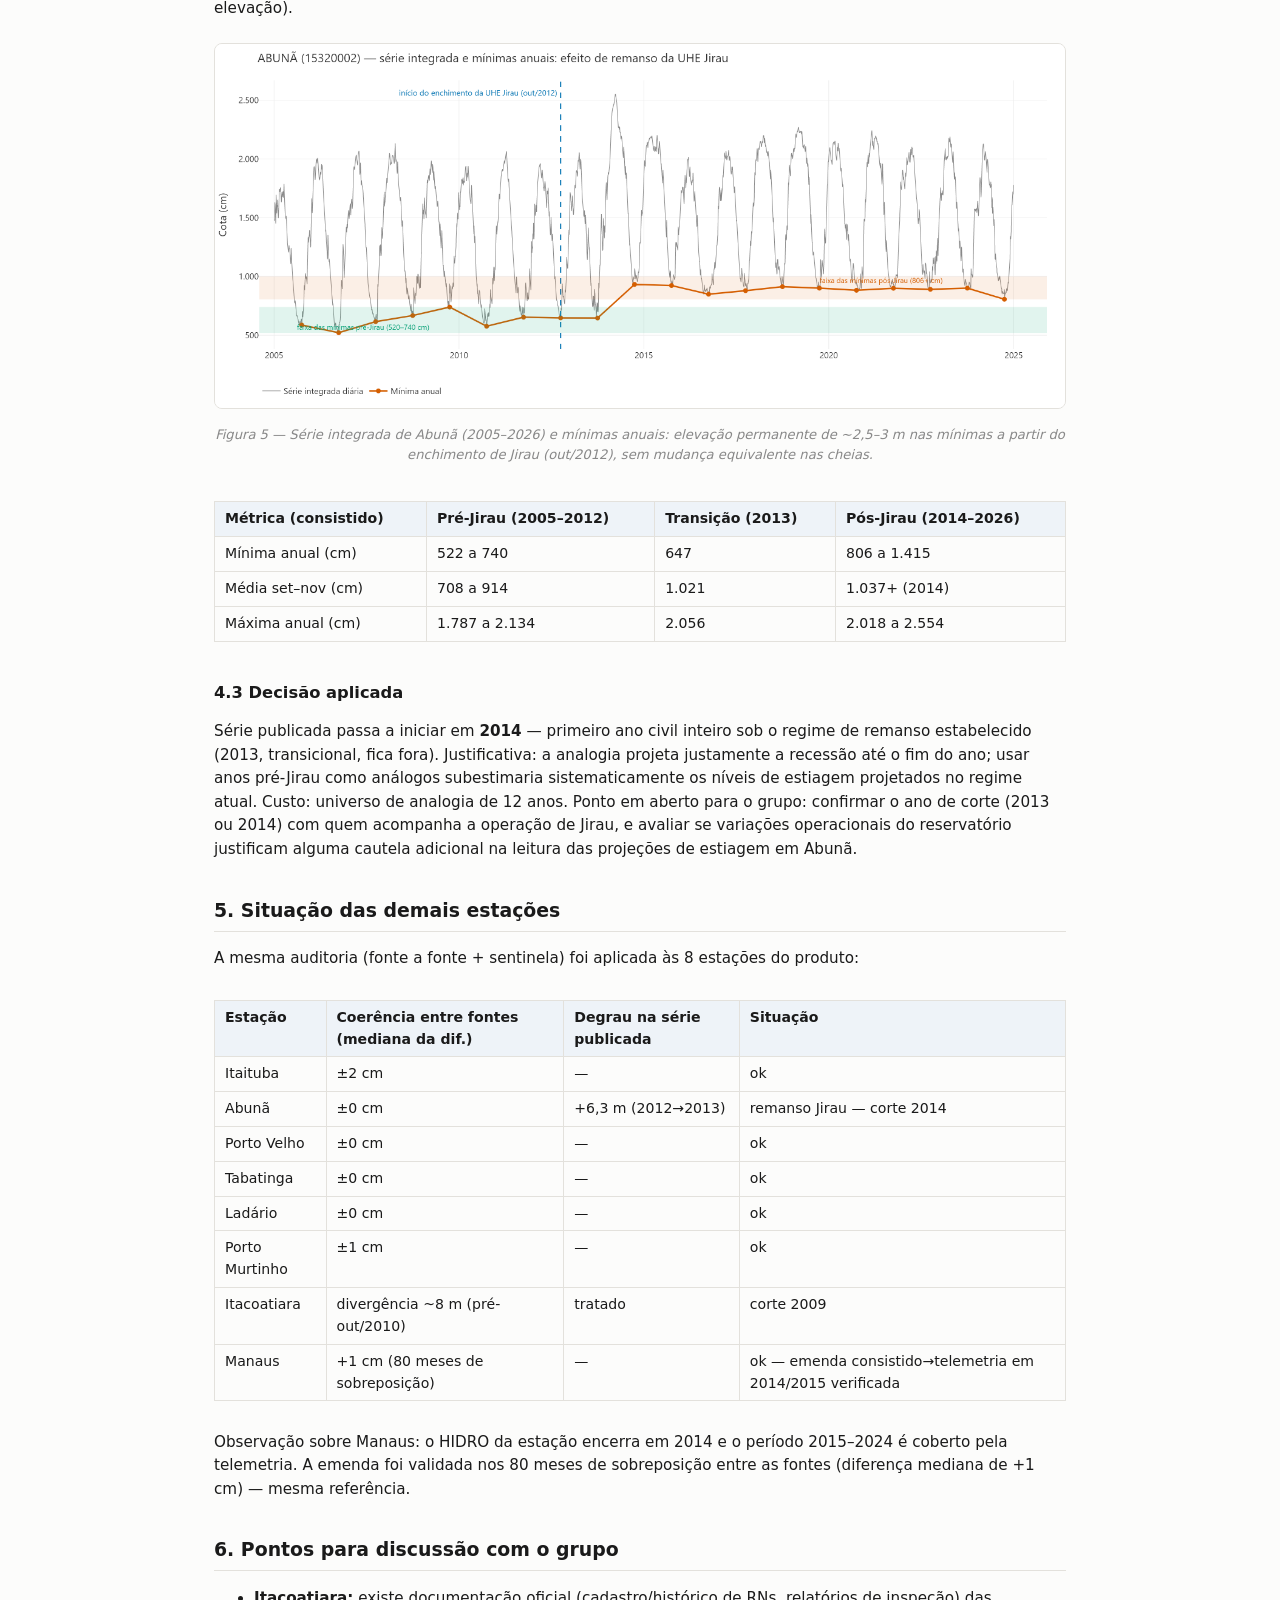
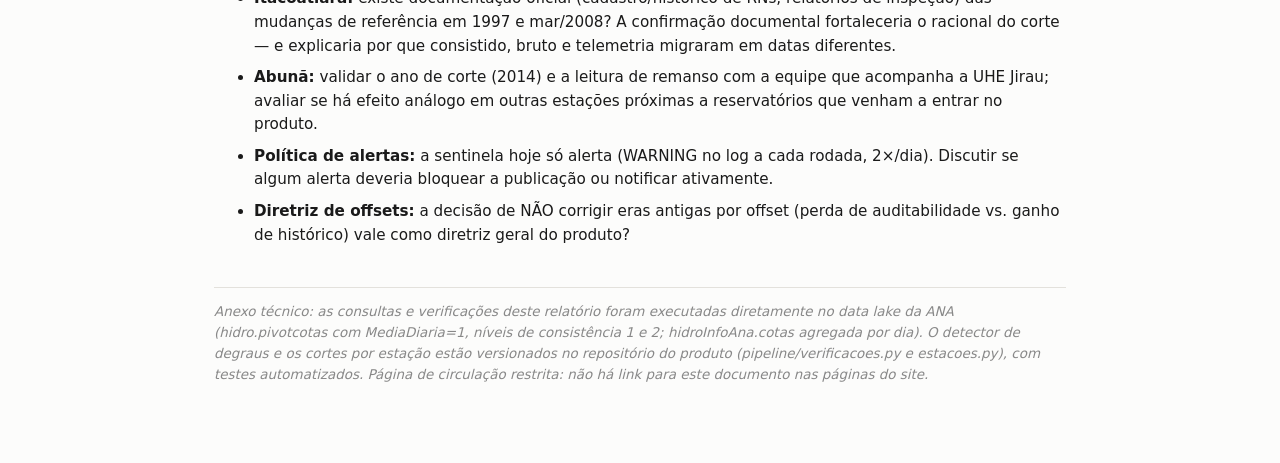
<file: docs/relatorios/referencias-itacoatiara-abuna.html>
<!DOCTYPE html>
<html lang="pt-BR">
<head>
  <meta charset="utf-8">
  <meta name="viewport" content="width=device-width, initial-scale=1">
  <meta name="robots" content="noindex, nofollow">
  <title>Inconsistências de referência de nível — Itacoatiara e Abunã</title>
  <style>
    :root {
      --tinta: #1a1a1a; --tinta-2: #555; --tinta-3: #888;
      --superficie: #fcfcfb; --cartao: #fff; --borda: #e3e1dc; --acento: #0072B2;
    }
    * { box-sizing: border-box; }
    body {
      margin: 0; font-family: "Segoe UI", system-ui, -apple-system, sans-serif;
      color: var(--tinta); background: var(--superficie); line-height: 1.55;
    }
    .pagina { max-width: 900px; margin: 0 auto; padding: 36px 24px 64px; }
    h1 { font-size: 1.5rem; margin: 0 0 6px; }
    .subtitulo { color: var(--tinta-2); font-size: 1rem; margin: 0 0 4px; }
    .meta { color: var(--tinta-3); font-size: 0.84rem; border-bottom: 1px solid var(--borda);
            padding-bottom: 16px; margin-bottom: 8px; }
    h2 { font-size: 1.18rem; margin: 34px 0 10px; border-bottom: 1px solid var(--borda); padding-bottom: 6px; }
    h3 { font-size: 1.02rem; margin: 24px 0 8px; }
    p, li { font-size: 0.95rem; }
    li { margin-bottom: 8px; }
    figure { margin: 22px 0; text-align: center; }
    figure img { max-width: 100%; border: 1px solid var(--borda); border-radius: 8px; }
    figcaption { font-size: 0.82rem; color: var(--tinta-3); font-style: italic; margin-top: 8px; text-align: center; }
    table { border-collapse: collapse; width: 100%; margin: 14px 0; font-size: 0.88rem; }
    th, td { border: 1px solid var(--borda); padding: 6px 10px; text-align: left; vertical-align: top; }
    th { background: #eef3f8; }
    .tabela-scroll { overflow-x: auto; }
    .nota { color: var(--tinta-3); font-size: 0.84rem; border-top: 1px solid var(--borda);
            margin-top: 40px; padding-top: 14px; font-style: italic; }
    strong { color: var(--tinta); }
    @media print { body { background: #fff; } .pagina { padding: 0; } }
  </style>
</head>
<body>
<div class="pagina">
  <h1>Inconsistências de referência de nível em estações do produto de projeções por analogia</h1>
  <p class="subtitulo">Casos ITACOATIARA (16030000) e ABUNÃ (15320002) — análise, decisões aplicadas e pontos para discussão</p>
  <p class="meta">Data: 09/08/2026 · Fonte de dados: data lake da ANA (Azure Synapse — banco HIDRO consistido/bruto e telemetria) · Documento de trabalho para discussão técnica</p>

  <h2>1. Contexto e resumo executivo</h2>
  <p>O produto "Projeções de Nível — Estações-Chave para Hidrovias" projeta cotas por analogia: seleciona
  anos históricos com cota semelhante à atual no mesmo dia do calendário e projeta as trajetórias desses
  anos até 31/dez. A validade do método depende de uma premissa silenciosa: todas as cotas da série
  precisam estar na <strong>mesma referência de nível</strong> (zero de régua). Ao incorporar as estações
  Itacoatiara e Manaus, essa premissa falhou em dois casos, com causas diferentes:</p>
  <ul>
    <li><strong>ITACOATIARA:</strong> a estação acumulou <strong>três referências de nível distintas</strong>
    ao longo da história (1927–1944; 1997–fev/2008; mar/2008–hoje), com as fontes (consistido, bruto,
    telemetria) migrando para o datum atual em datas diferentes (mar/2008, 2010 e out/2010, respectivamente).</li>
    <li><strong>ABUNÃ:</strong> não há erro de dado — o enchimento da <strong>UHE Jirau</strong> (a partir de
    out/2012) colocou a estação sob efeito de remanso, elevando as mínimas de estiagem em ~2,5–3 m de forma
    permanente. O regime de níveis pré-Jirau não é comparável ao atual.</li>
  </ul>
  <p>Decisões aplicadas (configuráveis e documentadas em código): Itacoatiara passa a usar apenas
  <strong>2009 em diante</strong> (primeiro ano civil inteiro no datum atual); Abunã, apenas
  <strong>2014 em diante</strong> (primeiro ano civil inteiro sob remanso estabelecido). Além disso, o
  pipeline ganhou uma <strong>sentinela automática</strong> que alerta, a cada atualização, degraus
  sustentados anômalos nas medianas anuais de qualquer estação.</p>

  <h2>2. Metodologia de detecção e diagnóstico</h2>
  <p>O diagnóstico seguiu três etapas, aplicáveis a casos futuros:</p>
  <ul>
    <li><strong>(i) Auditoria fonte a fonte:</strong> separar a série por fonte (consistido nível 2, bruto
    nível 1, telemetria) e comparar médias mensais nos períodos de sobreposição. Datum diferente entre
    fontes aparece como diferença sistemática de mediana; nas 8 estações do produto, apenas Itacoatiara
    acusou divergência (~8 m entre consistido e telemetria em mar/2008–out/2010).</li>
    <li><strong>(ii) Controle de clima:</strong> para separar mudança de régua de mudança de clima/regime,
    comparar a estação suspeita com uma estação vizinha de referência estável no período. Para Itacoatiara
    usou-se MANAUS (14990000), no mesmo datum desde 1902: a relação (Itacoatiara − Manaus) deslocou
    <strong>−447 cm</strong> entre as eras 1927–1944 e 2009–2025, de forma consistente mês a mês —
    assinatura de régua, não de rio.</li>
    <li><strong>(iii) Sentinela automática:</strong> detector de degrau sustentado nas medianas anuais
    (janelas de 3 anos; limiar dinâmico = max(300 cm, 4× o degrau ano-a-ano típico da própria estação);
    apenas anos com ≥300 dias de dado). Validado: detecta os dois degraus de datum de Itacoatiara na série
    sem corte e <em>não</em> dispara em variação climática real (cheia recorde do Madeira em 2014, seca
    recorde de 2024, década seca do Paraguai em Ladário nos anos 1960).</li>
  </ul>

  <h2>3. Caso 1 — ITACOATIARA (16030000, rio Amazonas)</h2>
  <h3>3.1 O sintoma</h3>
  <p>No gráfico de histórico anual do produto, as curvas formavam dois conjuntos "descolados", com um vão
  entre eles — máximas de cheia de ~2.000–2.200 cm num conjunto e ~1.200–1.500 cm no outro (Fig. 1).
  Amplitude e forma sazonal eram normais em ambos; apenas o patamar diferia, o que descarta hidrologia e
  aponta para referência de nível. Note-se que as curvas da era 1927–1944 (azul) caem <em>dentro</em> da
  moldura do conjunto atual — por isso a exclusão delas, isoladamente, não alterava o aspecto do gráfico;
  a incompatibilidade delas só se demonstra com o controle de clima da seção 3.3.</p>
  <figure>
    <img src="figs/fig0_itacoatiara_sobreposicao.png" alt="Sobreposição anual de Itacoatiara com eras coloridas">
    <figcaption>Figura 1 — O sintoma como aparecia no produto: todos os anos sobrepostos no calendário
    jan–dez, aqui coloridos por era de referência. A queda vertical na curva verde em março é o próprio ano
    de 2008, em que o consistido troca de datum no meio do ano.</figcaption>
  </figure>
  <figure>
    <img src="figs/fig1_itacoatiara_eras.png" alt="Série integrada de Itacoatiara 1927-2026 com as três eras">
    <figcaption>Figura 2 — Série integrada de Itacoatiara (1927–2026) com as três eras de referência
    identificadas no tempo.</figcaption>
  </figure>
  <p>O hiato 1945–1996, visível na Figura 2, é real na fonte: a estação ficou desativada por ~52 anos e foi
  reativada em 1997. Verificação: a tabela original do banco HIDRO (hidro.cotas) não tem nenhum registro da
  estação no período, e a busca no inventário por códigos vizinhos e por nome não encontrou código
  alternativo que cubra o intervalo (a única estação fluviométrica ITACOATIARA é a 16030000). A ressalva é
  que isso reflete o acervo digitalizado — eventuais registros em papel do período não estão no data lake.</p>

  <h3>3.2 As três referências e as datas de realinhamento por fonte</h3>
  <p>A investigação por fonte revelou que cada fonte migrou para o datum atual em momento distinto — por
  isso o problema não aparece de forma óbvia em nenhuma consulta isolada:</p>
  <div class="tabela-scroll">
  <table>
    <tr><th>Período</th><th>Situação vs. datum atual</th><th>Evidência</th></tr>
    <tr><td>1927–1944</td><td>lê ~4,5 m ABAIXO</td><td>Controle via Manaus: relação Ita−Man desloca −447 cm
      entre eras, consistente mês a mês (Fig. 4)</td></tr>
    <tr><td>1997–fev/2008 (consistido)</td><td>lê ~8 m ACIMA</td><td>Máximas 2.000–2.180 cm vs.
      1.235–1.520 cm na era atual; telemetria da época concorda com esse patamar até fev/2008</td></tr>
    <tr><td>mar/2008–hoje (consistido)</td><td>datum atual</td><td>Médias mensais do consistido caem ~8 m
      entre fev e mar/2008 (Fig. 3)</td></tr>
    <tr><td>Bruto (nível 1)</td><td>datum antigo até 2009</td><td>Realinha em 2010 (máx. 2.343 cm ainda em
      2009)</td></tr>
    <tr><td>Telemetria (30858250)</td><td>datum antigo até set/2010</td><td>Realinha em out/2010; de
      mar/2008 a out/2010 diverge ~8 m do consistido (Fig. 3)</td></tr>
  </table>
  </div>
  <figure>
    <img src="figs/fig2_itacoatiara_fontes.png" alt="Médias mensais por fonte 2005-2012">
    <figcaption>Figura 3 — Médias mensais por fonte (2005–2012): consistido migra em mar/2008; telemetria
    só em out/2010.</figcaption>
  </figure>

  <h3>3.3 Por que os anos 1927–1944 não podem ser aproveitados</h3>
  <p>Visualmente, as curvas de 1927–1944 caem dentro da moldura do conjunto atual — o que sugeriria
  compatibilidade. O teste com controle de clima desfaz a impressão: usando Manaus (mesmo datum desde 1902)
  como referência, a relação entre as duas estações mudou <strong>−447 cm</strong> entre as eras, de forma
  consistente em todos os meses do ano. Ou seja, não foi o rio que era mais baixo: a régua da época lia
  ~4,5 m abaixo da atual. Um ano de 1930 com "cota 600" equivaleria a ~1.050 cm na régua atual — pareá-lo
  com anos atuais de cota 600 contaminaria a analogia.</p>
  <figure>
    <img src="figs/fig3_itacoatiara_controle_manaus.png" alt="Controle de clima via Manaus">
    <figcaption>Figura 4 — Controle de clima: mediana mensal de (Itacoatiara − Manaus) por era. O
    deslocamento ≈ −447 cm, estável mês a mês, indica régua (não rio).</figcaption>
  </figure>
  <p>Aproveitar 1927–1944 somando um offset (~+447 cm) é tecnicamente possível, mas não recomendado: a
  incerteza é de ±0,5–1 m (a relação entre as estações é não linear nas águas baixas e a era antiga tem
  meses com poucas observações), e o produto exporta memória de cálculo auditável — publicar dado oficial
  alterado por correção própria comprometeria a auditabilidade. São ~10 anos esparsos de um século atrás,
  com baixo ganho para a analogia do regime atual.</p>

  <h3>3.4 Decisão aplicada</h3>
  <p>Série publicada passa a iniciar em <strong>2009</strong> — primeiro ano civil inteiro no datum atual.
  Verificação ano a ano da série resultante: 2009–2023 são 100% consistido com anos completos (sem
  preenchimento por bruto/telemetria não realinhados, que era o risco residual em 2009–2010); 2024–2025
  bruto já realinhado; 2026 telemetria. Máximas entre 1.235 e 1.520 cm — família única de curvas. Custo:
  universo de analogia de 17 anos.</p>

  <h2>4. Caso 2 — ABUNÃ (15320002, rio Madeira)</h2>
  <h3>4.1 O sintoma</h3>
  <p>A sentinela de degraus acusou <strong>+6,3 m sustentados</strong> nas medianas anuais entre 2012 e
  2013. Diferente de Itacoatiara, a auditoria fonte a fonte <em>não</em> encontrou divergência entre
  consistido, bruto e telemetria (medianas de diferença ~0 cm nas sobreposições) — o degrau está em todas
  as fontes, logo não é erro de régua nem de processamento.</p>

  <h3>4.2 A causa: remanso da UHE Jirau</h3>
  <p>O padrão é fisicamente característico de remanso de reservatório: as mínimas de estiagem sobem de
  forma permanente (faixa de 520–740 cm até 2012 para 806+ cm de 2014 em diante — nunca mais retornaram ao
  patamar anterior, nem nas secas recordes de 2023–2024), enquanto as máximas de cheia pouco se alteram (o
  remanso é dominante nas vazões baixas). A cronologia coincide com o enchimento da UHE Jirau, iniciado em
  out/2012, cujo reservatório alcança a região de Abunã. 2013 é ano de transição (mínima de 647 cm, ainda
  em elevação).</p>
  <figure>
    <img src="figs/fig4_abuna_jirau.png" alt="Abunã: série integrada e mínimas anuais com Jirau">
    <figcaption>Figura 5 — Série integrada de Abunã (2005–2026) e mínimas anuais: elevação permanente de
    ~2,5–3 m nas mínimas a partir do enchimento de Jirau (out/2012), sem mudança equivalente nas cheias.</figcaption>
  </figure>
  <div class="tabela-scroll">
  <table>
    <tr><th>Métrica (consistido)</th><th>Pré-Jirau (2005–2012)</th><th>Transição (2013)</th><th>Pós-Jirau (2014–2026)</th></tr>
    <tr><td>Mínima anual (cm)</td><td>522 a 740</td><td>647</td><td>806 a 1.415</td></tr>
    <tr><td>Média set–nov (cm)</td><td>708 a 914</td><td>1.021</td><td>1.037+ (2014)</td></tr>
    <tr><td>Máxima anual (cm)</td><td>1.787 a 2.134</td><td>2.056</td><td>2.018 a 2.554</td></tr>
  </table>
  </div>

  <h3>4.3 Decisão aplicada</h3>
  <p>Série publicada passa a iniciar em <strong>2014</strong> — primeiro ano civil inteiro sob o regime de
  remanso estabelecido (2013, transicional, fica fora). Justificativa: a analogia projeta justamente a
  recessão até o fim do ano; usar anos pré-Jirau como análogos subestimaria sistematicamente os níveis de
  estiagem projetados no regime atual. Custo: universo de analogia de 12 anos. Ponto em aberto para o
  grupo: confirmar o ano de corte (2013 ou 2014) com quem acompanha a operação de Jirau, e avaliar se
  variações operacionais do reservatório justificam alguma cautela adicional na leitura das projeções de
  estiagem em Abunã.</p>

  <h2>5. Situação das demais estações</h2>
  <p>A mesma auditoria (fonte a fonte + sentinela) foi aplicada às 8 estações do produto:</p>
  <div class="tabela-scroll">
  <table>
    <tr><th>Estação</th><th>Coerência entre fontes (mediana da dif.)</th><th>Degrau na série publicada</th><th>Situação</th></tr>
    <tr><td>Itaituba</td><td>±2 cm</td><td>—</td><td>ok</td></tr>
    <tr><td>Abunã</td><td>±0 cm</td><td>+6,3 m (2012→2013)</td><td>remanso Jirau — corte 2014</td></tr>
    <tr><td>Porto Velho</td><td>±0 cm</td><td>—</td><td>ok</td></tr>
    <tr><td>Tabatinga</td><td>±0 cm</td><td>—</td><td>ok</td></tr>
    <tr><td>Ladário</td><td>±0 cm</td><td>—</td><td>ok</td></tr>
    <tr><td>Porto Murtinho</td><td>±1 cm</td><td>—</td><td>ok</td></tr>
    <tr><td>Itacoatiara</td><td>divergência ~8 m (pré-out/2010)</td><td>tratado</td><td>corte 2009</td></tr>
    <tr><td>Manaus</td><td>+1 cm (80 meses de sobreposição)</td><td>—</td><td>ok — emenda
      consistido→telemetria em 2014/2015 verificada</td></tr>
  </table>
  </div>
  <p>Observação sobre Manaus: o HIDRO da estação encerra em 2014 e o período 2015–2024 é coberto pela
  telemetria. A emenda foi validada nos 80 meses de sobreposição entre as fontes (diferença mediana de
  +1 cm) — mesma referência.</p>

  <h2>6. Pontos para discussão com o grupo</h2>
  <ul>
    <li><strong>Itacoatiara:</strong> existe documentação oficial (cadastro/histórico de RNs, relatórios de
    inspeção) das mudanças de referência em 1997 e mar/2008? A confirmação documental fortaleceria o
    racional do corte — e explicaria por que consistido, bruto e telemetria migraram em datas diferentes.</li>
    <li><strong>Abunã:</strong> validar o ano de corte (2014) e a leitura de remanso com a equipe que
    acompanha a UHE Jirau; avaliar se há efeito análogo em outras estações próximas a reservatórios que
    venham a entrar no produto.</li>
    <li><strong>Política de alertas:</strong> a sentinela hoje só alerta (WARNING no log a cada rodada,
    2×/dia). Discutir se algum alerta deveria bloquear a publicação ou notificar ativamente.</li>
    <li><strong>Diretriz de offsets:</strong> a decisão de NÃO corrigir eras antigas por offset (perda de
    auditabilidade vs. ganho de histórico) vale como diretriz geral do produto?</li>
  </ul>

  <p class="nota">Anexo técnico: as consultas e verificações deste relatório foram executadas diretamente
  no data lake da ANA (hidro.pivotcotas com MediaDiaria=1, níveis de consistência 1 e 2; hidroInfoAna.cotas
  agregada por dia). O detector de degraus e os cortes por estação estão versionados no repositório do
  produto (pipeline/verificacoes.py e estacoes.py), com testes automatizados. Página de circulação
  restrita: não há link para este documento nas páginas do site.</p>
</div>
</body>
</html>
</file>
<file: docs/css/estilo.css>
:root {
  --tinta: #1a1a1a;
  --tinta-2: #555;
  --tinta-3: #888;
  --superficie: #fcfcfb;
  --cartao: #ffffff;
  --borda: #e3e1dc;
  --acento: #0072B2;
  --aviso-fundo: #fff7e6;
  --aviso-borda: #e6c46e;
  --ponto-controle-1: #C0392B;
  --ponto-controle-2: #E0A526;
  /* séries sintéticas (calculadas de outras estações): painel diferenciado */
  --sintetica-fundo: #f6f3ff;
  --sintetica-borda: #cfc4ec;
}

* { box-sizing: border-box; }

body {
  margin: 0;
  font-family: "Segoe UI", system-ui, -apple-system, sans-serif;
  color: var(--tinta);
  background: var(--superficie);
  line-height: 1.45;
}

.topo {
  display: flex;
  flex-wrap: wrap;
  gap: 12px 24px;
  align-items: flex-end;
  justify-content: space-between;
  padding: 20px 28px 14px;
  border-bottom: 1px solid var(--borda);
  background: var(--cartao);
}
.topo h1 { margin: 0; font-size: 1.35rem; }
.subtitulo { margin: 2px 0 0; color: var(--tinta-2); font-size: 0.86rem; }
.topo-acoes { display: flex; flex-direction: column; gap: 6px; align-items: flex-end; }
.topo-meta { display: flex; gap: 16px; align-items: center; font-size: 0.84rem; color: var(--tinta-2); }
.topo-meta button {
  font: inherit;
  font-weight: 600;
  color: var(--acento);
  background: var(--cartao);
  border: 1px solid var(--acento);
  border-radius: 6px;
  padding: 4px 12px;
  cursor: pointer;
}
.topo-meta button:hover:enabled { background: var(--acento); color: #fff; }
.topo-meta button:disabled { opacity: 0.6; cursor: wait; }
.link-secundario { font-weight: 600; color: var(--acento); text-decoration: none; }
.link-secundario:hover { text-decoration: underline; }

.nav-estacoes { display: flex; flex-wrap: wrap; gap: 6px; }
.nav-estacoes a {
  font-size: 0.8rem;
  color: var(--tinta-2);
  text-decoration: none;
  padding: 3px 10px;
  border: 1px solid var(--borda);
  border-radius: 999px;
  background: var(--superficie);
}
.nav-estacoes a:hover { color: var(--acento); border-color: var(--acento); }
.nav-estacoes a.sintetica { border-style: dashed; background: var(--sintetica-fundo); }

main { max-width: 1180px; margin: 0 auto; padding: 18px 20px 40px; }

.estacao {
  background: var(--cartao);
  border: 1px solid var(--borda);
  border-radius: 10px;
  margin: 22px 0;
  padding: 18px 20px 14px;
  scroll-margin-top: 16px;
}
.estacao.sintetica { background: var(--sintetica-fundo); border-color: var(--sintetica-borda); }
.estacao-metodologia {
  margin: 10px 0 0;
  padding: 4px 12px;
  font-size: 0.8rem;
  color: var(--tinta-2);
  border-left: 3px solid var(--sintetica-borda);
}
.estacao-metodologia code { font: inherit; font-weight: 600; color: var(--tinta); }
.estacao-cabecalho { display: flex; flex-wrap: wrap; gap: 6px 18px; align-items: baseline; }
.estacao-cabecalho h2 { margin: 0; font-size: 1.12rem; }
.estacao-codigos { color: var(--tinta-3); font-size: 0.8rem; }
.estacao-ultimo { color: var(--tinta-2); font-size: 0.86rem; margin-left: auto; }

.controles {
  display: flex;
  flex-wrap: wrap;
  gap: 10px 22px;
  align-items: center;
  margin: 12px 0 4px;
  font-size: 0.86rem;
  color: var(--tinta-2);
}
.controles label { display: flex; align-items: center; gap: 6px; }
.controles input[type="range"] { width: 170px; accent-color: var(--acento); }
.controles input[type="number"] {
  width: 64px;
  padding: 2px 6px;
  border: 1px solid var(--borda);
  border-radius: 6px;
  font: inherit;
  color: var(--tinta);
}
.controles .modo { display: flex; gap: 2px; }
.controles .modo button {
  font: inherit;
  font-size: 0.8rem;
  padding: 3px 10px;
  border: 1px solid var(--borda);
  background: var(--superficie);
  color: var(--tinta-2);
  cursor: pointer;
}
.controles .modo button:first-child { border-radius: 6px 0 0 6px; }
.controles .modo button:last-child { border-radius: 0 6px 6px 0; }
.controles .modo button.ativo {
  background: var(--acento);
  border-color: var(--acento);
  color: #fff;
}
.contagem { font-weight: 600; color: var(--tinta); }

.controles-referencia {
  display: flex;
  flex-wrap: wrap;
  gap: 8px 22px;
  align-items: center;
  margin: 0 0 4px;
  font-size: 0.86rem;
  color: var(--tinta-2);
}
.controles-referencia label { display: flex; align-items: center; gap: 6px; }
.controles-referencia input[type="number"] {
  width: 74px;
  padding: 2px 6px;
  border: 1px solid var(--borda);
  border-radius: 6px;
  font: inherit;
  color: var(--tinta);
}
.controles-referencia select {
  font: inherit;
  padding: 2px 6px;
  border: 1px solid var(--acento);
  border-radius: 6px;
  color: var(--tinta);
  background: var(--cartao);
}
.controles-referencia .ctl-fim-horizonte { color: var(--tinta-3); }
.controles-referencia .botao-padrao {
  font: inherit;
  font-size: 0.82rem;
  padding: 2px 10px;
  border: 1px solid var(--acento);
  border-radius: 6px;
  background: var(--cartao);
  color: var(--acento);
  cursor: pointer;
}
.controles-referencia .botao-padrao:hover:enabled { background: var(--acento); color: #fff; }
.controles-referencia .botao-padrao:disabled { border-color: var(--borda); color: var(--tinta-3); cursor: default; }
.controles-referencia input.ctl-pc1 { border-color: var(--ponto-controle-1); color: var(--ponto-controle-1); }
.controles-referencia input.ctl-pc2 { border-color: var(--ponto-controle-2); color: var(--ponto-controle-2); }
.controles-referencia input.ctl-pc1::placeholder,
.controles-referencia input.ctl-pc2::placeholder { color: var(--tinta-3); }
.controles-referencia .pc-datas {
  margin-left: -12px;
  font-size: 0.8rem;
  color: var(--tinta-3);
  cursor: pointer;
}
.controles-referencia .pc-datas input { accent-color: var(--acento); cursor: pointer; }
.acoes { margin-left: auto; display: flex; gap: 6px; }
.botao-csv {
  display: inline-block;
  text-decoration: none;
  font: inherit;
  font-size: 0.84rem;
  padding: 5px 14px;
  border: 1px solid var(--acento);
  border-radius: 6px;
  background: var(--cartao);
  color: var(--acento);
  cursor: pointer;
}
.botao-csv:hover { background: var(--acento); color: #fff; }
.botao-sec { border-color: var(--borda); color: var(--tinta-2); }
.botao-sec:hover { background: var(--superficie); color: var(--tinta); }

.aviso {
  margin: 8px 0 0;
  padding: 7px 12px;
  font-size: 0.85rem;
  background: var(--aviso-fundo);
  border: 1px solid var(--aviso-borda);
  border-radius: 6px;
}
.aviso:empty { display: none; }

.regime { color: var(--tinta-2); font-size: 0.82rem; margin: 8px 2px 0; }
.regime:empty { display: none; }

.grafico { width: 100%; height: 440px; }

.estacao-rodape { color: var(--tinta-3); font-size: 0.78rem; margin: 6px 2px 0; }

.cruzamentos-pc { color: var(--tinta-3); font-size: 0.78rem; margin: 2px 2px 0; }
.cruzamentos-pc:empty { display: none; }

.rodape {
  max-width: 1180px;
  margin: 0 auto;
  padding: 0 20px 36px;
  color: var(--tinta-3);
  font-size: 0.78rem;
}

.erro { color: #b3261e; padding: 20px; }

/* diálogo de ajuda (Como funciona?) */
#ajuda {
  width: min(720px, 92vw);
  max-height: 86vh;
  border: 1px solid var(--borda);
  border-radius: 12px;
  padding: 0;
  color: var(--tinta);
  box-shadow: 0 12px 40px rgba(0, 0, 0, 0.18);
}
#ajuda::backdrop { background: rgba(20, 20, 20, 0.45); }
.ajuda-cabecalho {
  display: flex;
  align-items: center;
  justify-content: space-between;
  padding: 14px 22px;
  border-bottom: 1px solid var(--borda);
  background: var(--superficie);
  position: sticky;
  top: 0;
}
.ajuda-cabecalho h2 { margin: 0; font-size: 1.08rem; }
.ajuda-cabecalho button {
  font-size: 1rem;
  border: none;
  background: none;
  color: var(--tinta-2);
  cursor: pointer;
  padding: 4px 8px;
}
.ajuda-cabecalho button:hover { color: var(--tinta); }
.ajuda-corpo { padding: 6px 24px 20px; font-size: 0.92rem; line-height: 1.55; }
.ajuda-corpo h3 { font-size: 0.98rem; margin: 18px 0 6px; }
.ajuda-corpo ol, .ajuda-corpo ul { padding-left: 22px; margin: 6px 0; }
.ajuda-corpo li { margin-bottom: 8px; }
.cor-maior { color: #D55E00; }
.cor-menor { color: #0072B2; }
.cor-media { color: #009E73; }

/* página de metodologia */
.metodologia { max-width: 920px; margin: 0 auto; padding: 8px 20px 40px; line-height: 1.6; font-size: 0.95rem; }
.metodologia h2 { font-size: 1.15rem; margin: 30px 0 8px; padding-top: 14px; border-top: 1px solid var(--borda); }
.metodologia h2:first-of-type { border-top: none; padding-top: 0; }
.metodologia h3 { font-size: 1rem; margin: 18px 0 6px; }
.metodologia ol, .metodologia ul { padding-left: 22px; }
.metodologia li { margin-bottom: 6px; }
.metodologia figure { margin: 16px 0 22px; }
.metodologia figure img { width: 100%; height: auto; border: 1px solid var(--borda); border-radius: 8px; background: #fff; }
.metodologia figcaption { color: var(--tinta-2); font-size: 0.85rem; margin-top: 6px; }
.metodologia .indice { background: #f4f3ef; border: 1px solid var(--borda); border-radius: 8px; padding: 10px 16px; font-size: 0.9rem; }
.metodologia .indice ol { margin: 4px 0; }
.metodologia code { font-size: 0.88em; }
</file>
